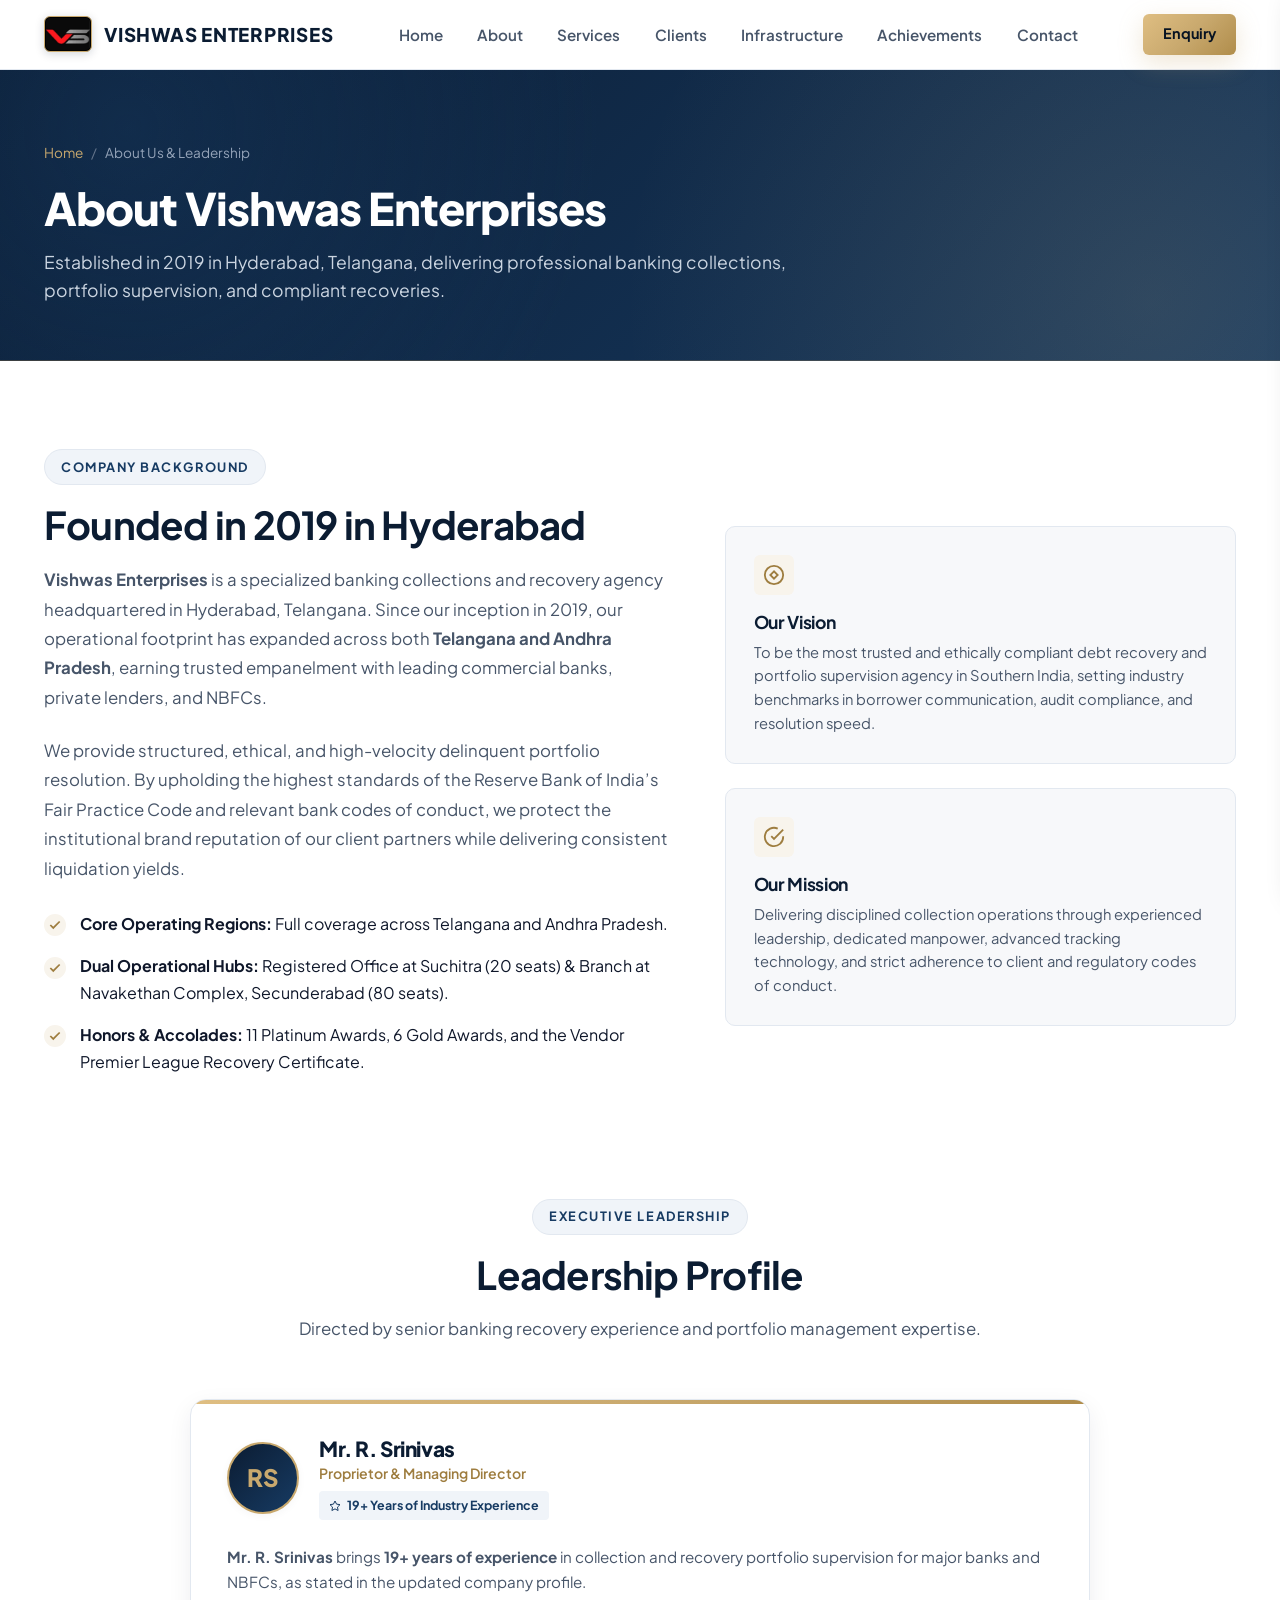
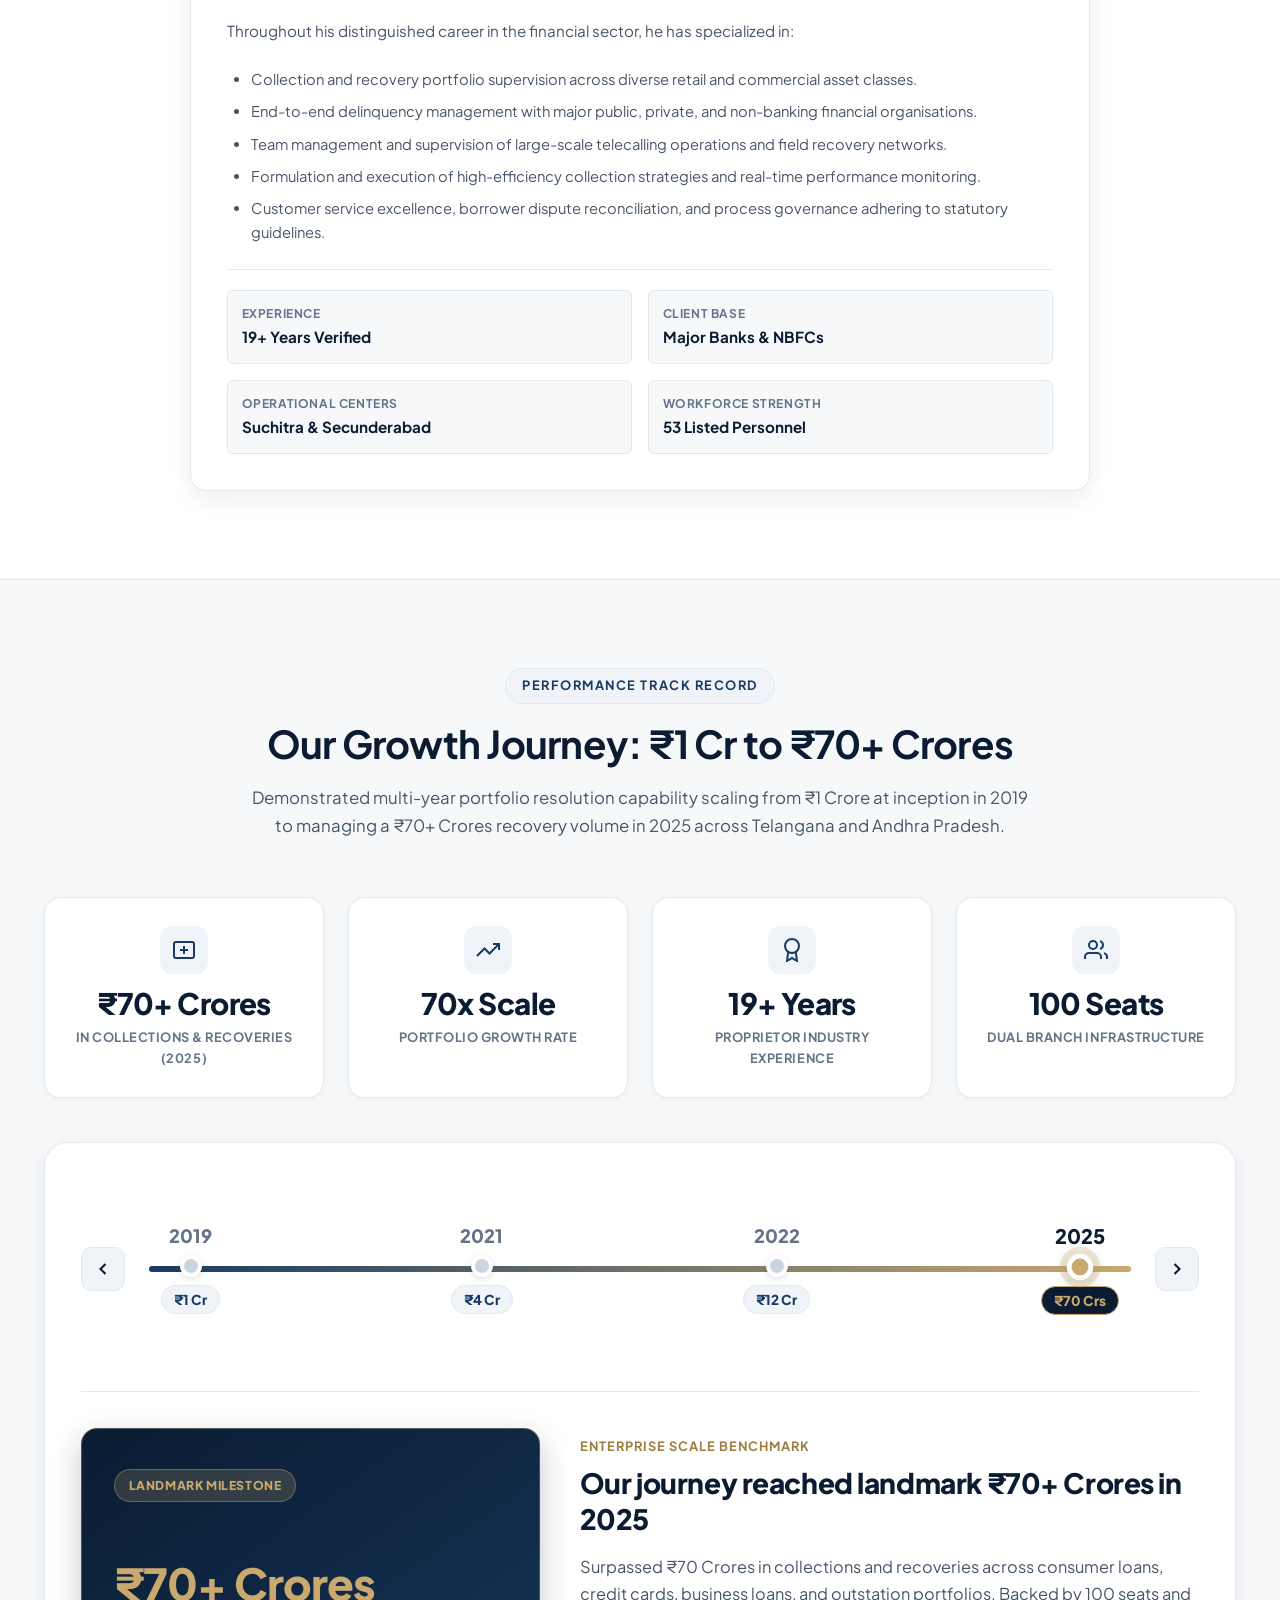
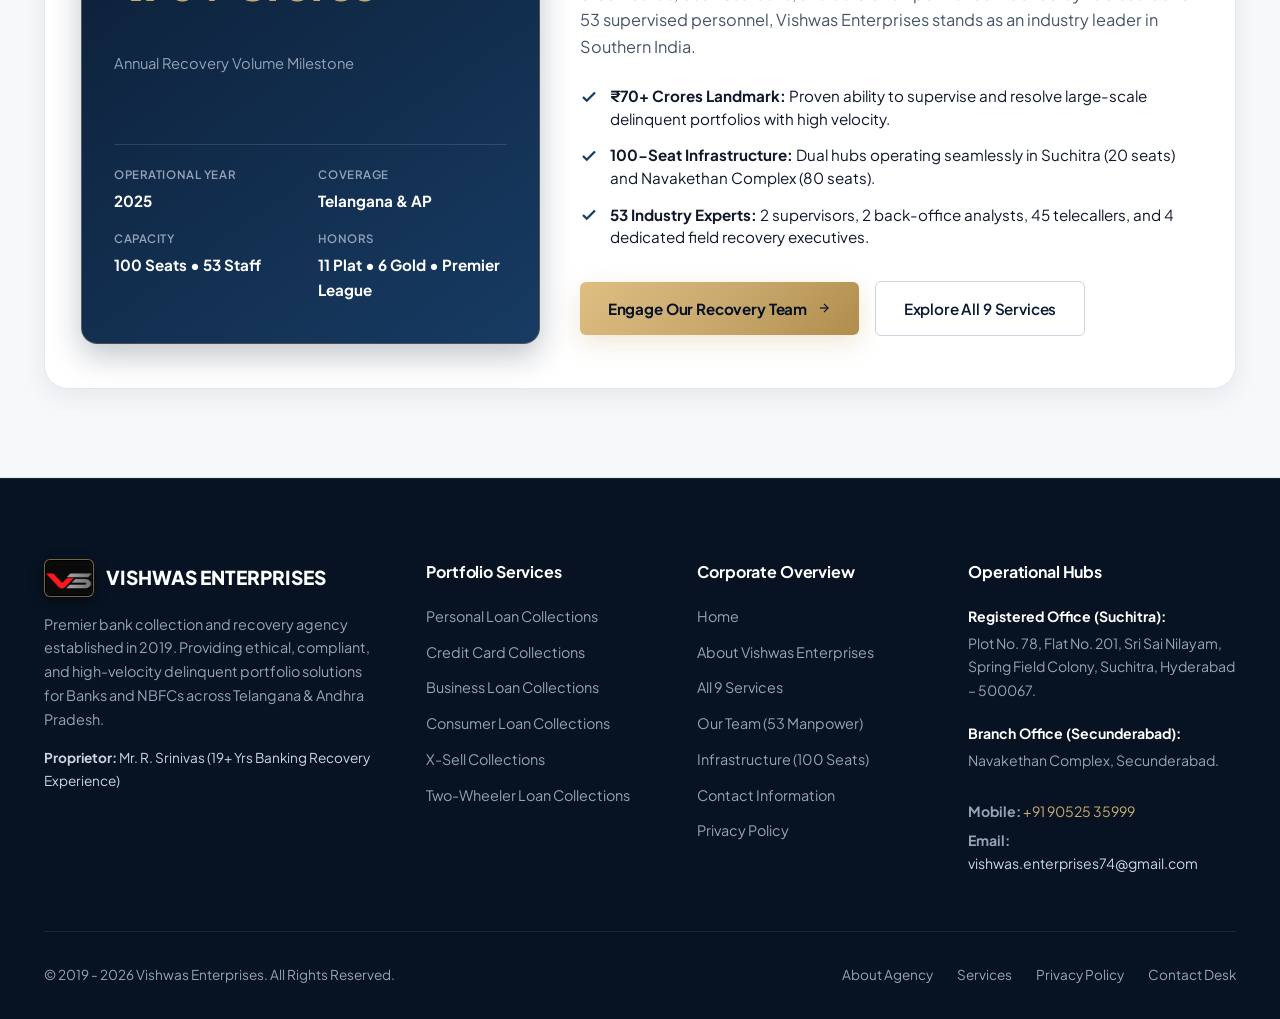
<file: about.html>
<!DOCTYPE html>
<html lang="en">
<head>
  <meta charset="UTF-8">
  <meta name="viewport" content="width=device-width, initial-scale=1.0">
  <title>About Us & Leadership | Vishwas Enterprises | Banking Collections</title>
  <meta name="description" content="Learn about Vishwas Enterprises, founded in 2019 in Hyderabad, and our Proprietor Mr. R. Srinivas with 19+ years of portfolio supervision experience for major banks and NBFCs across Telangana & Andhra Pradesh.">
  <meta name="keywords" content="About Vishwas Enterprises, Vishwas Enterprises Hyderabad, Mr R Srinivas Recovery, Bank Recovery Agency Secunderabad">

  <!-- Favicon -->
  <link rel="icon" type="image/jpeg" href="assets/logo.jpg">
  <link rel="apple-touch-icon" href="assets/logo.jpg">

  <!-- Fonts & Styles -->
  <link rel="preconnect" href="https://fonts.googleapis.com">
  <link rel="preconnect" href="https://fonts.gstatic.com" crossorigin>
  <link href="https://fonts.googleapis.com/css2?family=Plus+Jakarta+Sans:wght@300;400;500;600;700;800;900&display=swap" rel="stylesheet">
  <link rel="stylesheet" href="css/style.css">
  <link rel="stylesheet" href="css/responsive.css">
</head>
<body>

  <!-- Header: Simple & Single-Line -->
  <header class="main-header">
    <div class="container">
      <nav class="navbar">
        <a href="index.html" class="brand-logo" aria-label="Vishwas Enterprises Home">
          <div class="brand-logo-badge">
            <img src="assets/logo.jpg" alt="Vishwas Enterprises Logo" class="brand-logo-img">
          </div>
          <span class="brand-name">VISHWAS ENTERPRISES</span>
        </a>

        <ul class="nav-links">
          <li><a href="index.html" class="nav-link">Home</a></li>
          <li><a href="about.html" class="nav-link active">About</a></li>
          <li><a href="services.html" class="nav-link">Services</a></li>
          <li><a href="index.html#clients" class="nav-link">Clients</a></li>
          <li><a href="index.html#infrastructure" class="nav-link">Infrastructure</a></li>
          <li><a href="index.html#awards" class="nav-link">Achievements</a></li>
          <li><a href="contact.html" class="nav-link">Contact</a></li>
        </ul>

        <div class="nav-cta">
          <a href="contact.html#contact" class="btn btn-primary btn-sm">Enquiry</a>
        </div>

        <button class="mobile-toggle" aria-label="Open Navigation Menu">
          <svg width="26" height="26" viewBox="0 0 24 24" fill="none" stroke="currentColor" stroke-width="2"><line x1="3" y1="12" x2="21" y2="12"></line><line x1="3" y1="6" x2="21" y2="6"></line><line x1="3" y1="18" x2="21" y2="18"></line></svg>
        </button>
      </nav>
    </div>
  </header>

  <!-- Mobile Drawer -->
  <div class="mobile-nav-overlay"></div>
  <aside class="mobile-nav-drawer">
    <div class="mobile-drawer-header">
      <div class="brand-logo">
        <div class="brand-logo-badge">
          <img src="assets/logo.jpg" alt="Vishwas Enterprises Logo" class="brand-logo-img">
        </div>
        <div class="brand-text">
          <span class="brand-name" style="font-size: 1.05rem;">VISHWAS</span>
          <span class="brand-tagline">Enterprises</span>
        </div>
      </div>
      <button class="close-drawer">&times;</button>
    </div>
    <ul class="mobile-nav-links">
      <li><a href="index.html" class="nav-link">Home</a></li>
      <li><a href="about.html" class="nav-link">About Us & Leadership</a></li>
      <li><a href="services.html" class="nav-link">All 9 Services</a></li>
      <li><a href="index.html#clients" class="nav-link">Our Clients & Partners</a></li>
      <li><a href="index.html#team" class="nav-link">Our Team (53 Manpower)</a></li>
      <li><a href="index.html#infrastructure" class="nav-link">Infrastructure</a></li>
      <li><a href="index.html#awards" class="nav-link">Achievements</a></li>
      <li><a href="contact.html" class="nav-link">Contact Information</a></li>
    </ul>
  </aside>

  <!-- Page Hero -->
  <section class="page-hero">
    <div class="container">
      <div class="page-hero-content">
        <div class="breadcrumb-nav">
          <a href="index.html">Home</a>
          <span class="breadcrumb-separator">/</span>
          <span>About Us & Leadership</span>
        </div>
        <h1 class="page-hero-title">About Vishwas Enterprises</h1>
        <p class="page-hero-desc">
          Established in 2019 in Hyderabad, Telangana, delivering professional banking collections, portfolio supervision, and compliant recoveries.
        </p>
      </div>
    </div>
  </section>

  <!-- Main About Content -->
  <section class="section">
    <div class="container">
      <div class="about-grid" style="margin-bottom: 4rem;">
        <div>
          <span class="section-tag">Company Background</span>
          <h2 class="section-title">Founded in 2019 in Hyderabad</h2>
          <p class="about-intro-text">
            <strong>Vishwas Enterprises</strong> is a specialized banking collections and recovery agency headquartered in Hyderabad, Telangana. Since our inception in 2019, our operational footprint has expanded across both <strong>Telangana and Andhra Pradesh</strong>, earning trusted empanelment with leading commercial banks, private lenders, and NBFCs.
          </p>
          <p class="about-intro-text">
            We provide structured, ethical, and high-velocity delinquent portfolio resolution. By upholding the highest standards of the Reserve Bank of India’s Fair Practice Code and relevant bank codes of conduct, we protect the institutional brand reputation of our client partners while delivering consistent liquidation yields.
          </p>

          <div class="about-features-list">
            <div class="about-feature-item">
              <span class="about-check"><svg viewBox="0 0 24 24" fill="none" stroke="currentColor" stroke-width="3"><polyline points="20 6 9 17 4 12"></polyline></svg></span>
              <div><strong>Core Operating Regions:</strong> Full coverage across Telangana and Andhra Pradesh.</div>
            </div>
            <div class="about-feature-item">
              <span class="about-check"><svg viewBox="0 0 24 24" fill="none" stroke="currentColor" stroke-width="3"><polyline points="20 6 9 17 4 12"></polyline></svg></span>
              <div><strong>Dual Operational Hubs:</strong> Registered Office at Suchitra (20 seats) & Branch at Navakethan Complex, Secunderabad (80 seats).</div>
            </div>
            <div class="about-feature-item">
              <span class="about-check"><svg viewBox="0 0 24 24" fill="none" stroke="currentColor" stroke-width="3"><polyline points="20 6 9 17 4 12"></polyline></svg></span>
              <div><strong>Honors & Accolades:</strong> 11 Platinum Awards, 6 Gold Awards, and the Vendor Premier League Recovery Certificate.</div>
            </div>
          </div>
        </div>

        <!-- Vision & Mission -->
        <div>
          <div class="vision-mission-grid" style="margin-top: 0; display: flex; flex-direction: column; gap: 1.5rem;">
            <div class="vm-card">
              <div class="vm-icon">
                <svg width="22" height="22" viewBox="0 0 24 24" fill="none" stroke="currentColor" stroke-width="2"><circle cx="12" cy="12" r="10"></circle><polygon points="12 8 8 12 12 16 16 12 12 8"></polygon></svg>
              </div>
              <h3 class="vm-title">Our Vision</h3>
              <p class="vm-text">
                To be the most trusted and ethically compliant debt recovery and portfolio supervision agency in Southern India, setting industry benchmarks in borrower communication, audit compliance, and resolution speed.
              </p>
            </div>

            <div class="vm-card">
              <div class="vm-icon">
                <svg width="22" height="22" viewBox="0 0 24 24" fill="none" stroke="currentColor" stroke-width="2"><path d="M22 11.08V12a10 10 0 1 1-5.93-9.14"></path><polyline points="22 4 12 14.01 9 11.01"></polyline></svg>
              </div>
              <h3 class="vm-title">Our Mission</h3>
              <p class="vm-text">
                Delivering disciplined collection operations through experienced leadership, dedicated manpower, advanced tracking technology, and strict adherence to client and regulatory codes of conduct.
              </p>
            </div>
          </div>
        </div>
      </div>

      <!-- Leadership Profile Section -->
      <div id="leadership" style="padding-top: 2rem;">
        <div class="section-header">
          <span class="section-tag">Executive Leadership</span>
          <h2 class="section-title">Leadership Profile</h2>
          <p class="section-desc">Directed by senior banking recovery experience and portfolio management expertise.</p>
        </div>

        <div class="proprietor-card" style="max-width: 900px; margin: 0 auto;">
          <div class="proprietor-header">
            <div class="proprietor-avatar">RS</div>
            <div>
              <h3 class="proprietor-name">Mr. R. Srinivas</h3>
              <div class="proprietor-designation">Proprietor & Managing Director</div>
              <div class="proprietor-exp-badge">
                <svg width="12" height="12" viewBox="0 0 24 24" fill="none" stroke="currentColor" stroke-width="2"><polygon points="12 2 15.09 8.26 22 9.27 17 14.14 18.18 21.02 12 17.77 5.82 21.02 7 14.14 2 9.27 8.91 8.26 12 2"></polygon></svg>
                19+ Years of Industry Experience
              </div>
            </div>
          </div>

          <p class="proprietor-bio">
            <strong>Mr. R. Srinivas</strong> brings <strong>19+ years of experience</strong> in collection and recovery portfolio supervision for major banks and NBFCs, as stated in the updated company profile.
          </p>
          <p class="proprietor-bio">
            Throughout his distinguished career in the financial sector, he has specialized in:
          </p>
          <ul class="policy-list" style="margin-bottom: 1.5rem;">
            <li>Collection and recovery portfolio supervision across diverse retail and commercial asset classes.</li>
            <li>End-to-end delinquency management with major public, private, and non-banking financial organisations.</li>
            <li>Team management and supervision of large-scale telecalling operations and field recovery networks.</li>
            <li>Formulation and execution of high-efficiency collection strategies and real-time performance monitoring.</li>
            <li>Customer service excellence, borrower dispute reconciliation, and process governance adhering to statutory guidelines.</li>
          </ul>

          <div class="proprietor-creds">
            <div class="cred-box">
              <div class="cred-title">Experience</div>
              <div class="cred-val">19+ Years Verified</div>
            </div>
            <div class="cred-box">
              <div class="cred-title">Client Base</div>
              <div class="cred-val">Major Banks & NBFCs</div>
            </div>
            <div class="cred-box">
              <div class="cred-title">Operational Centers</div>
              <div class="cred-val">Suchitra & Secunderabad</div>
            </div>
            <div class="cred-box">
              <div class="cred-title">Workforce Strength</div>
              <div class="cred-val">53 Listed Personnel</div>
            </div>
          </div>
        </div>
      </div>
    </div>
  </section>

  <!-- ========================================================================
       RECOVERY GROWTH JOURNEY (2019 - 2025 TRACK RECORD)
       ======================================================================== -->
  <section id="journey" class="section journey-section">
    <div class="container">
      <div class="section-header">
        <span class="section-tag">Performance Track Record</span>
        <h2 class="section-title">Our Growth Journey: ₹1 Cr to ₹70+ Crores</h2>
        <p class="section-desc">
          Demonstrated multi-year portfolio resolution capability scaling from ₹1 Crore at inception in 2019 to managing a ₹70+ Crores recovery volume in 2025 across Telangana and Andhra Pradesh.
        </p>
      </div>

      <!-- Top Stats Bar -->
      <div class="journey-stats-grid">
        <div class="journey-stat-card">
          <div class="journey-stat-icon">
            <svg width="24" height="24" viewBox="0 0 24 24" fill="none" stroke="currentColor" stroke-width="2"><rect x="2" y="4" width="20" height="16" rx="2"/><line x1="12" y1="8" x2="12" y2="16"/><line x1="8" y1="12" x2="16" y2="12"/></svg>
          </div>
          <div class="journey-stat-val">₹70+ Crores</div>
          <div class="journey-stat-lbl">In Collections & Recoveries (2025)</div>
        </div>

        <div class="journey-stat-card">
          <div class="journey-stat-icon">
            <svg width="24" height="24" viewBox="0 0 24 24" fill="none" stroke="currentColor" stroke-width="2"><polyline points="23 6 13.5 15.5 8.5 10.5 1 18"/><polyline points="17 6 23 6 23 12"/></svg>
          </div>
          <div class="journey-stat-val">70x Scale</div>
          <div class="journey-stat-lbl">Portfolio Growth Rate</div>
        </div>

        <div class="journey-stat-card">
          <div class="journey-stat-icon">
            <svg width="24" height="24" viewBox="0 0 24 24" fill="none" stroke="currentColor" stroke-width="2"><circle cx="12" cy="8" r="7"/><polyline points="8.21 13.89 7 23 12 20 17 23 15.79 13.88"/></svg>
          </div>
          <div class="journey-stat-val">19+ Years</div>
          <div class="journey-stat-lbl">Proprietor Industry Experience</div>
        </div>

        <div class="journey-stat-card">
          <div class="journey-stat-icon">
            <svg width="24" height="24" viewBox="0 0 24 24" fill="none" stroke="currentColor" stroke-width="2"><path d="M17 21v-2a4 4 0 0 0-4-4H5a4 4 0 0 0-4 4v2"/><circle cx="9" cy="7" r="4"/><path d="M23 21v-2a4 4 0 0 0-3-3.87"/><path d="M16 3.13a4 4 0 0 1 0 7.75"/></svg>
          </div>
          <div class="journey-stat-val">100 Seats</div>
          <div class="journey-stat-lbl">Dual Branch Infrastructure</div>
        </div>
      </div>

      <!-- Interactive Timeline Component -->
      <div class="journey-timeline-box">
        <div class="journey-timeline-nav">
          <button class="timeline-arrow prev" id="timelinePrev" aria-label="Previous Milestone">
            <svg width="20" height="20" viewBox="0 0 24 24" fill="none" stroke="currentColor" stroke-width="2.5"><polyline points="15 18 9 12 15 6"/></svg>
          </button>

          <div class="journey-track-wrapper">
            <div class="journey-track-line">
              <div class="journey-track-progress" id="timelineProgress" style="width: 100%;"></div>
            </div>

            <div class="journey-nodes">
              <!-- 2019 Milestone -->
              <button class="journey-node" data-index="0" data-year="2019" aria-label="Milestone 2019: 1 Crore">
                <span class="node-year">2019</span>
                <span class="node-circle"></span>
                <span class="node-amount">₹1 Cr</span>
              </button>

              <!-- 2021 Milestone -->
              <button class="journey-node" data-index="1" data-year="2021" aria-label="Milestone 2021: 4 Crores">
                <span class="node-year">2021</span>
                <span class="node-circle"></span>
                <span class="node-amount">₹4 Cr</span>
              </button>

              <!-- 2022 Milestone -->
              <button class="journey-node" data-index="2" data-year="2022" aria-label="Milestone 2022: 12 Crores">
                <span class="node-year">2022</span>
                <span class="node-circle"></span>
                <span class="node-amount">₹12 Cr</span>
              </button>

              <!-- 2025 Milestone (Active) -->
              <button class="journey-node active" data-index="3" data-year="2025" aria-label="Milestone 2025: 70 Crores">
                <span class="node-year">2025</span>
                <span class="node-circle"></span>
                <span class="node-amount">₹70 Crs</span>
              </button>
            </div>
          </div>

          <button class="timeline-arrow next" id="timelineNext" aria-label="Next Milestone">
            <svg width="20" height="20" viewBox="0 0 24 24" fill="none" stroke="currentColor" stroke-width="2.5"><polyline points="9 18 15 12 9 6"/></svg>
          </button>
        </div>

        <!-- Detail Display Card (Split Row) -->
        <div class="journey-card-split" id="journeyDisplay">
          <!-- Left Visual Block -->
          <div class="journey-visual-panel">
            <div class="journey-badge-tag" id="journeyBadge">Landmark Milestone</div>
            <div class="journey-amount-hero" id="journeyAmountHero">₹70+ Crores</div>
            <div class="journey-amount-sub">Annual Recovery Volume Milestone</div>

            <div class="journey-meta-grid">
              <div class="journey-meta-item">
                <span class="journey-meta-label">Operational Year</span>
                <span class="journey-meta-val" id="journeyYearMeta">2025</span>
              </div>
              <div class="journey-meta-item">
                <span class="journey-meta-label">Coverage</span>
                <span class="journey-meta-val">Telangana & AP</span>
              </div>
              <div class="journey-meta-item">
                <span class="journey-meta-label">Capacity</span>
                <span class="journey-meta-val" id="journeyScaleMeta">100 Seats &bull; 53 Staff</span>
              </div>
              <div class="journey-meta-item">
                <span class="journey-meta-label">Honors</span>
                <span class="journey-meta-val" id="journeyAwardMeta">11 Plat &bull; 6 Gold</span>
              </div>
            </div>
          </div>

          <!-- Right Content Block -->
          <div class="journey-content-panel">
            <div class="journey-milestone-tag" id="journeyTag">Enterprise Scale Benchmark</div>
            <h3 class="journey-milestone-title" id="journeyTitle">Our journey reached landmark ₹70+ Crores in 2025</h3>
            <p class="journey-milestone-desc" id="journeyDesc">
              Surpassed ₹70 Crores in collections and recoveries across consumer loans, credit cards, business loans, and outstation portfolios. Backed by 100 seats and 53 supervised personnel, Vishwas Enterprises stands as an industry leader in Southern India.
            </p>

            <ul class="journey-highlights-list" id="journeyHighlights">
              <li>
                <svg width="18" height="18" viewBox="0 0 24 24" fill="none" stroke="currentColor" stroke-width="3"><polyline points="20 6 9 17 4 12"/></svg>
                <span><strong>₹70+ Crores Landmark:</strong> Proven ability to supervise and resolve large-scale delinquent portfolios with high velocity.</span>
              </li>
              <li>
                <svg width="18" height="18" viewBox="0 0 24 24" fill="none" stroke="currentColor" stroke-width="3"><polyline points="20 6 9 17 4 12"/></svg>
                <span><strong>100-Seat Infrastructure:</strong> Dual hubs operating seamlessly in Suchitra (20 seats) and Navakethan Complex (80 seats).</span>
              </li>
              <li>
                <svg width="18" height="18" viewBox="0 0 24 24" fill="none" stroke="currentColor" stroke-width="3"><polyline points="20 6 9 17 4 12"/></svg>
                <span><strong>53 Industry Experts:</strong> 2 supervisors, 2 back-office analysts, 45 telecallers, and 4 dedicated field recovery executives.</span>
              </li>
            </ul>

            <div class="journey-actions">
              <a href="contact.html#contact" class="btn btn-primary">
                <span>Engage Our Recovery Team</span>
                <svg width="14" height="14" viewBox="0 0 24 24" fill="none" stroke="currentColor" stroke-width="2"><line x1="5" y1="12" x2="19" y2="12"/><polyline points="12 5 19 12 12 19"/></svg>
              </a>
              <a href="services.html" class="btn btn-outline-navy">
                <span>Explore All 9 Services</span>
              </a>
            </div>
          </div>
        </div>
      </div>
    </div>
  </section>

  <!-- Footer -->
  <footer class="main-footer">
    <div class="container">
      <div class="footer-top-grid">
        <div class="footer-brand-summary">
          <div class="footer-logo">
            <div class="brand-logo-badge footer-badge" style="width: 50px; height: 38px;">
              <img src="assets/logo.jpg" alt="Vishwas Enterprises Official Logo" class="brand-logo-img">
            </div>
            <span>VISHWAS ENTERPRISES</span>
          </div>
          <p class="footer-text">
            Premier bank collection and recovery agency established in 2019. Providing ethical, compliant, and high-velocity delinquent portfolio solutions for Banks and NBFCs across Telangana & Andhra Pradesh.
          </p>
          <div style="font-size: 0.85rem; color: #CBD5E1;">
            <strong>Proprietor:</strong> Mr. R. Srinivas (19+ Yrs Banking Recovery Experience)
          </div>
        </div>

        <div>
          <div class="footer-col-title">Portfolio Services</div>
          <ul class="footer-nav-list">
            <li><a href="services.html#personal-loans">Personal Loan Collections</a></li>
            <li><a href="services.html#credit-cards">Credit Card Collections</a></li>
            <li><a href="services.html#business-loans">Business Loan Collections</a></li>
            <li><a href="services.html#consumer-loans">Consumer Loan Collections</a></li>
            <li><a href="services.html#x-sell">X-Sell Collections</a></li>
            <li><a href="services.html#two-wheeler">Two-Wheeler Loan Collections</a></li>
          </ul>
        </div>

        <div>
          <div class="footer-col-title">Corporate Overview</div>
          <ul class="footer-nav-list">
            <li><a href="index.html">Home</a></li>
            <li><a href="about.html">About Vishwas Enterprises</a></li>
            <li><a href="services.html">All 9 Services</a></li>
            <li><a href="index.html#team">Our Team (53 Manpower)</a></li>
            <li><a href="index.html#infrastructure">Infrastructure (100 Seats)</a></li>
            <li><a href="contact.html">Contact Information</a></li>
            <li><a href="privacy-policy.html">Privacy Policy</a></li>
          </ul>
        </div>

        <div>
          <div class="footer-col-title">Operational Hubs</div>
          <div class="footer-branches">
            <div class="footer-branch-item">
              <strong>Registered Office (Suchitra):</strong>
              Plot No. 78, Flat No. 201, Sri Sai Nilayam, Spring Field Colony, Suchitra, Hyderabad – 500067.
            </div>
            <div class="footer-branch-item">
              <strong>Branch Office (Secunderabad):</strong>
              Navakethan Complex, Secunderabad.
            </div>
            <div style="margin-top: 0.5rem; display: flex; flex-direction: column; gap: 0.35rem;">
              <span><strong>Mobile:</strong> <a href="tel:+919052535999" style="color: var(--accent-gold);">+91 90525 35999</a></span>
              <span><strong>Email:</strong> <a href="mailto:vishwas.enterprises74@gmail.com" style="color: #CBD5E1;">vishwas.enterprises74@gmail.com</a></span>
            </div>
          </div>
        </div>
      </div>

      <div class="footer-bottom">
        <div>&copy; 2019 - 2026 Vishwas Enterprises. All Rights Reserved.</div>
        <div class="footer-bottom-links">
          <a href="about.html">About Agency</a>
          <a href="services.html">Services</a>
          <a href="privacy-policy.html">Privacy Policy</a>
          <a href="contact.html">Contact Desk</a>
        </div>
      </div>
    </div>
  </footer>

  <script src="js/script.js"></script>
</body>
</html>
</file>
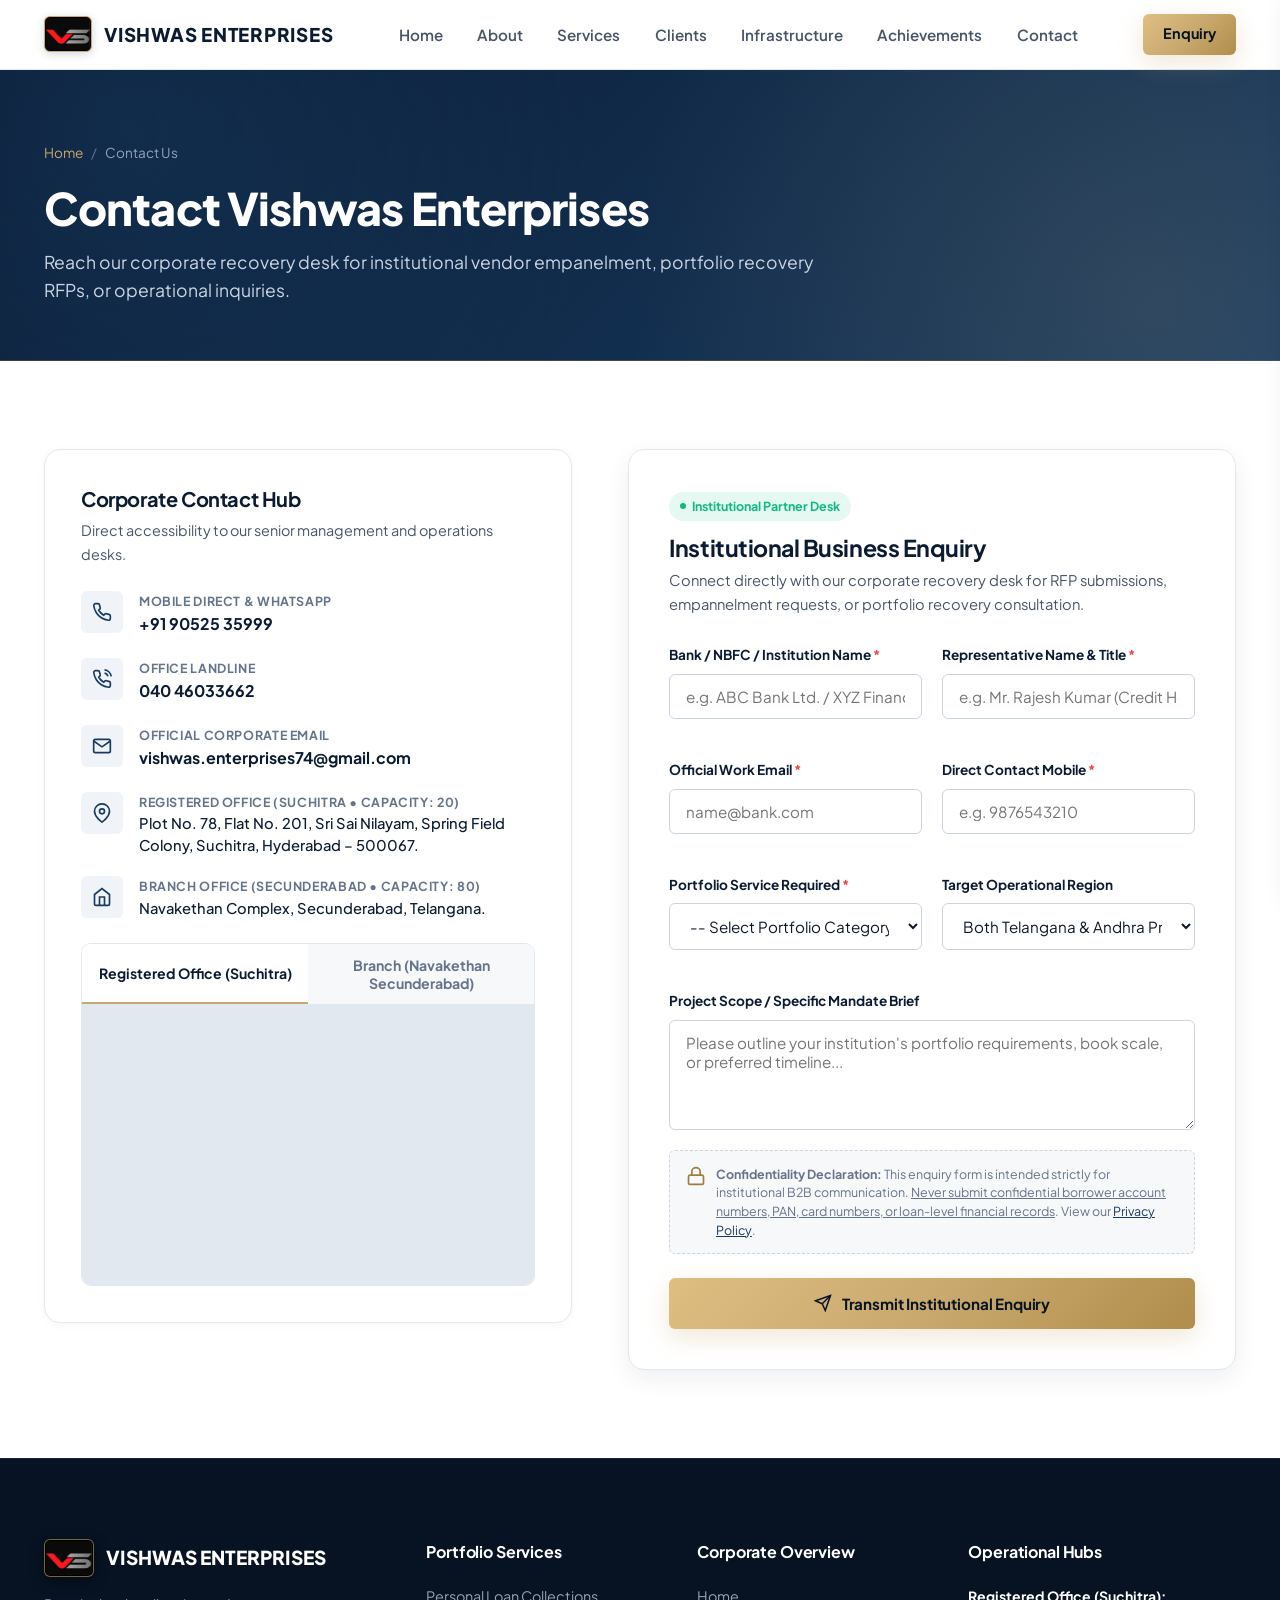
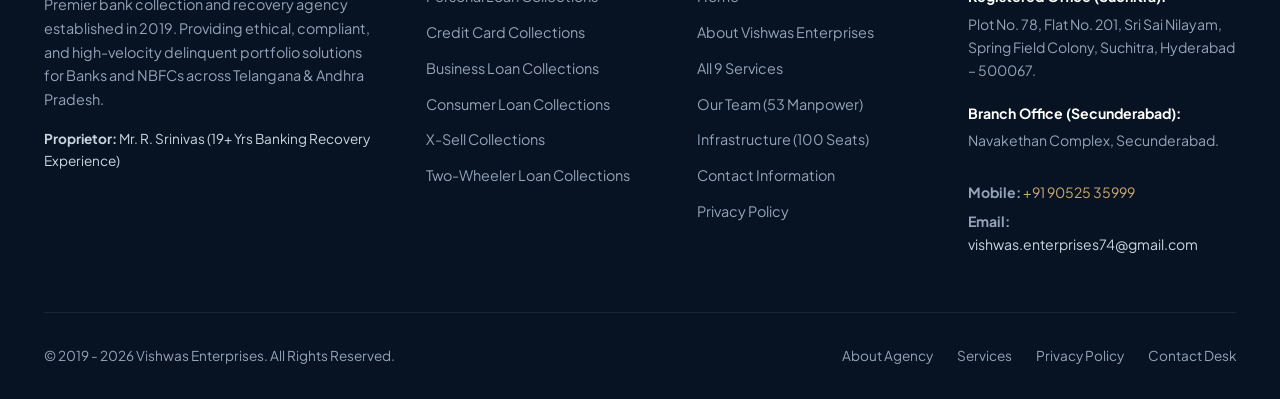
<file: contact.html>
<!DOCTYPE html>
<html lang="en">
<head>
  <meta charset="UTF-8">
  <meta name="viewport" content="width=device-width, initial-scale=1.0">
  <title>Contact Us & Branch Locations | Vishwas Enterprises | Hyderabad & Secunderabad</title>
  <meta name="description" content="Connect with Vishwas Enterprises. Registered Office in Suchitra, Hyderabad (Capacity: 20) and Branch Office at Navakethan Complex, Secunderabad (Capacity: 80). Direct: +91 90525 35999, Landline: 040 46033662.">
  <meta name="keywords" content="Vishwas Enterprises Contact, Bank Recovery Agency Suchitra Hyderabad, Navakethan Complex Secunderabad, Banking Collection Telangana">

  <!-- Favicon -->
  <link rel="icon" type="image/jpeg" href="assets/logo.jpg">
  <link rel="apple-touch-icon" href="assets/logo.jpg">

  <!-- Fonts & Styles -->
  <link rel="preconnect" href="https://fonts.googleapis.com">
  <link rel="preconnect" href="https://fonts.gstatic.com" crossorigin>
  <link href="https://fonts.googleapis.com/css2?family=Plus+Jakarta+Sans:wght@300;400;500;600;700;800;900&display=swap" rel="stylesheet">
  <link rel="stylesheet" href="css/style.css">
  <link rel="stylesheet" href="css/responsive.css">
</head>
<body>

  <!-- Header: Simple & Single-Line -->
  <header class="main-header">
    <div class="container">
      <nav class="navbar">
        <a href="index.html" class="brand-logo" aria-label="Vishwas Enterprises Home">
          <div class="brand-logo-badge">
            <img src="assets/logo.jpg" alt="Vishwas Enterprises Logo" class="brand-logo-img">
          </div>
          <span class="brand-name">VISHWAS ENTERPRISES</span>
        </a>

        <ul class="nav-links">
          <li><a href="index.html" class="nav-link">Home</a></li>
          <li><a href="about.html" class="nav-link">About</a></li>
          <li><a href="services.html" class="nav-link">Services</a></li>
          <li><a href="index.html#clients" class="nav-link">Clients</a></li>
          <li><a href="index.html#infrastructure" class="nav-link">Infrastructure</a></li>
          <li><a href="index.html#awards" class="nav-link">Achievements</a></li>
          <li><a href="contact.html" class="nav-link active">Contact</a></li>
        </ul>

        <div class="nav-cta">
          <a href="#contact" class="btn btn-primary btn-sm">Enquiry</a>
        </div>

        <button class="mobile-toggle" aria-label="Open Navigation Menu">
          <svg width="26" height="26" viewBox="0 0 24 24" fill="none" stroke="currentColor" stroke-width="2"><line x1="3" y1="12" x2="21" y2="12"></line><line x1="3" y1="6" x2="21" y2="6"></line><line x1="3" y1="18" x2="21" y2="18"></line></svg>
        </button>
      </nav>
    </div>
  </header>

  <!-- Mobile Drawer -->
  <div class="mobile-nav-overlay"></div>
  <aside class="mobile-nav-drawer">
    <div class="mobile-drawer-header">
      <div class="brand-logo">
        <div class="brand-logo-badge">
          <img src="assets/logo.jpg" alt="Vishwas Enterprises Logo" class="brand-logo-img">
        </div>
        <div class="brand-text">
          <span class="brand-name" style="font-size: 1.05rem;">VISHWAS</span>
          <span class="brand-tagline">Enterprises</span>
        </div>
      </div>
      <button class="close-drawer">&times;</button>
    </div>
    <ul class="mobile-nav-links">
      <li><a href="index.html" class="nav-link">Home</a></li>
      <li><a href="about.html" class="nav-link">About Us</a></li>
      <li><a href="services.html" class="nav-link">All 9 Services</a></li>
      <li><a href="index.html#clients" class="nav-link">Our Clients & Partners</a></li>
      <li><a href="index.html#team" class="nav-link">Our Team</a></li>
      <li><a href="index.html#infrastructure" class="nav-link">Infrastructure</a></li>
      <li><a href="contact.html" class="nav-link">Contact Information</a></li>
    </ul>
  </aside>

  <!-- Page Hero -->
  <section class="page-hero">
    <div class="container">
      <div class="page-hero-content">
        <div class="breadcrumb-nav">
          <a href="index.html">Home</a>
          <span class="breadcrumb-separator">/</span>
          <span>Contact Us</span>
        </div>
        <h1 class="page-hero-title">Contact Vishwas Enterprises</h1>
        <p class="page-hero-desc">
          Reach our corporate recovery desk for institutional vendor empanelment, portfolio recovery RFPs, or operational inquiries.
        </p>
      </div>
    </div>
  </section>

  <!-- Contact Us Main Section -->
  <section id="contact" class="section">
    <div class="container">
      <div class="contact-grid">
        <!-- Left: Verified Contact Information & Interactive Map -->
        <div class="contact-info-panel">
          <div class="contact-card-box">
            <h3 style="font-size: 1.25rem; margin-bottom: 0.5rem; color: var(--primary-navy);">Corporate Contact Hub</h3>
            <p style="font-size: 0.9rem; color: var(--text-secondary);">Direct accessibility to our senior management and operations desks.</p>

            <div class="contact-channels">
              <!-- Mobile Phone -->
              <div class="contact-channel-item">
                <div class="channel-icon">
                  <svg width="20" height="20" viewBox="0 0 24 24" fill="none" stroke="currentColor" stroke-width="2"><path d="M22 16.92v3a2 2 0 0 1-2.18 2 19.79 19.79 0 0 1-8.63-3.07 19.5 19.5 0 0 1-6-6 19.79 19.79 0 0 1-3.07-8.67A2 2 0 0 1 4.11 2h3a2 2 0 0 1 2 1.72 12.84 12.84 0 0 0 .7 2.81 2 2 0 0 1-.45 2.11L8.09 9.91a16 16 0 0 0 6 6l1.27-1.27a2 2 0 0 1 2.11-.45 12.84 12.84 0 0 0 2.81.7A2 2 0 0 1 22 16.92z"></path></svg>
                </div>
                <div class="channel-content">
                  <span class="channel-label">Mobile Direct & WhatsApp</span>
                  <span class="channel-value"><a href="tel:+919052535999">+91 90525 35999</a></span>
                </div>
              </div>

              <!-- Landline -->
              <div class="contact-channel-item">
                <div class="channel-icon">
                  <svg width="20" height="20" viewBox="0 0 24 24" fill="none" stroke="currentColor" stroke-width="2"><path d="M15.05 5A5 5 0 0 1 19 8.95M15.05 1A9 9 0 0 1 23 8.94m-1 7.98v3a2 2 0 0 1-2.18 2 19.79 19.79 0 0 1-8.63-3.07 19.5 19.5 0 0 1-6-6 19.79 19.79 0 0 1-3.07-8.67A2 2 0 0 1 4.11 2h3a2 2 0 0 1 2 1.72 12.84 12.84 0 0 0 .7 2.81 2 2 0 0 1-.45 2.11L8.09 9.91a16 16 0 0 0 6 6l1.27-1.27a2 2 0 0 1 2.11-.45 12.84 12.84 0 0 0 2.81.7A2 2 0 0 1 22 16.92z"></path></svg>
                </div>
                <div class="channel-content">
                  <span class="channel-label">Office Landline</span>
                  <span class="channel-value"><a href="tel:04046033662">040 46033662</a></span>
                </div>
              </div>

              <!-- Email -->
              <div class="contact-channel-item">
                <div class="channel-icon">
                  <svg width="20" height="20" viewBox="0 0 24 24" fill="none" stroke="currentColor" stroke-width="2"><path d="M4 4h16c1.1 0 2 .9 2 2v12c0 1.1-.9 2-2 2H4c-1.1 0-2-.9-2-2V6c0-1.1.9-2 2-2z"></path><polyline points="22,6 12,13 2,6"></polyline></svg>
                </div>
                <div class="channel-content">
                  <span class="channel-label">Official Corporate Email</span>
                  <span class="channel-value"><a href="mailto:vishwas.enterprises74@gmail.com">vishwas.enterprises74@gmail.com</a></span>
                </div>
              </div>

              <!-- Registered Office Full Address -->
              <div class="contact-channel-item">
                <div class="channel-icon">
                  <svg width="20" height="20" viewBox="0 0 24 24" fill="none" stroke="currentColor" stroke-width="2"><path d="M21 10c0 7-9 13-9 13s-9-6-9-13a9 9 0 0 1 18 0z"></path><circle cx="12" cy="10" r="3"></circle></svg>
                </div>
                <div class="channel-content">
                  <span class="channel-label">Registered Office (Suchitra &bull; Capacity: 20)</span>
                  <span class="channel-value" style="font-size: 0.92rem; font-weight: 500; line-height: 1.5;">
                    Plot No. 78, Flat No. 201, Sri Sai Nilayam, Spring Field Colony, Suchitra, Hyderabad – 500067.
                  </span>
                </div>
              </div>

              <!-- Branch Office Full Address -->
              <div class="contact-channel-item">
                <div class="channel-icon">
                  <svg width="20" height="20" viewBox="0 0 24 24" fill="none" stroke="currentColor" stroke-width="2"><path d="M3 9l9-7 9 7v11a2 2 0 0 1-2 2H5a2 2 0 0 1-2-2z"></path><polyline points="9 22 9 12 15 12 15 22"></polyline></svg>
                </div>
                <div class="channel-content">
                  <span class="channel-label">Branch Office (Secunderabad &bull; Capacity: 80)</span>
                  <span class="channel-value" style="font-size: 0.92rem; font-weight: 500; line-height: 1.5;">
                    Navakethan Complex, Secunderabad, Telangana.
                  </span>
                </div>
              </div>
            </div>

            <!-- Google Maps Dual Office Module -->
            <div class="map-module">
              <div class="map-tabs">
                <button type="button" class="map-tab-btn active" data-target="mapSuchitra">Registered Office (Suchitra)</button>
                <button type="button" class="map-tab-btn" data-target="mapSecunderabad">Branch (Navakethan Secunderabad)</button>
              </div>

              <div class="map-viewport">
                <div class="map-pane active" id="mapSuchitra">
                  <iframe 
                    title="Vishwas Enterprises Registered Office Map Suchitra Hyderabad"
                    src="https://maps.google.com/maps?q=Spring+Field+Colony,+Suchitra,+Hyderabad,+Telangana+500067&t=&z=15&ie=UTF8&iwloc=&output=embed" 
                    loading="lazy" 
                    referrerpolicy="no-referrer-when-downgrade">
                  </iframe>
                </div>

                <div class="map-pane" id="mapSecunderabad">
                  <iframe 
                    title="Vishwas Enterprises Navakethan Complex Secunderabad Branch Map"
                    src="https://maps.google.com/maps?q=Navakethan+Complex,+Clock+Tower,+Sarojini+Devi+Road,+Secunderabad,+Telangana,+India&t=&z=15&ie=UTF8&iwloc=&output=embed" 
                    loading="lazy" 
                    referrerpolicy="no-referrer-when-downgrade">
                  </iframe>
                </div>
              </div>
            </div>
          </div>
        </div>

        <!-- Right: Institutional B2B Enquiry Form -->
        <div class="enquiry-form-card">
          <div class="form-header-badge">Institutional Partner Desk</div>
          <h3 style="font-size: 1.45rem; margin-bottom: 0.4rem; color: var(--primary-navy);">Institutional Business Enquiry</h3>
          <p class="form-desc">Connect directly with our corporate recovery desk for RFP submissions, empannelment requests, or portfolio recovery consultation.</p>

          <form id="b2bEnquiryForm" novalidate>
            <div class="form-row">
              <div class="form-group">
                <label for="orgName" class="form-label">Bank / NBFC / Institution Name <span class="req">*</span></label>
                <input type="text" id="orgName" class="form-control" placeholder="e.g. ABC Bank Ltd. / XYZ Finance" required>
                <span class="error-msg"></span>
              </div>
              <div class="form-group">
                <label for="contactPerson" class="form-label">Representative Name & Title <span class="req">*</span></label>
                <input type="text" id="contactPerson" class="form-control" placeholder="e.g. Mr. Rajesh Kumar (Credit Head)" required>
                <span class="error-msg"></span>
              </div>
            </div>

            <div class="form-row">
              <div class="form-group">
                <label for="email" class="form-label">Official Work Email <span class="req">*</span></label>
                <input type="email" id="email" class="form-control" placeholder="name@bank.com" required>
                <span class="error-msg"></span>
              </div>
              <div class="form-group">
                <label for="phone" class="form-label">Direct Contact Mobile <span class="req">*</span></label>
                <input type="tel" id="phone" class="form-control" placeholder="e.g. 9876543210" required>
                <span class="error-msg"></span>
              </div>
            </div>

            <div class="form-row">
              <div class="form-group">
                <label for="service" class="form-label">Portfolio Service Required <span class="req">*</span></label>
                <select id="service" class="form-control" required>
                  <option value="">-- Select Portfolio Category --</option>
                  <option value="Personal Loan Collections">Personal Loan Collections</option>
                  <option value="Credit Card Collections">Credit Card Collections</option>
                  <option value="Business Loan Collections">Business Loan Collections</option>
                  <option value="Consumer Loan Collections">Consumer Loan Collections</option>
                  <option value="X-Sell Collections">X-Sell Collections</option>
                  <option value="Two-Wheeler Loan Collections">Two-Wheeler Loan Collections</option>
                  <option value="Skip Tracing">Skip Tracing Services</option>
                  <option value="Outstation Field Visits">Outstation Field Visits</option>
                  <option value="Portfolio Monitoring and Supervision">Portfolio Monitoring & Supervision</option>
                </select>
                <span class="error-msg"></span>
              </div>

              <div class="form-group">
                <label for="region" class="form-label">Target Operational Region</label>
                <select id="region" class="form-control">
                  <option value="Telangana & Andhra Pradesh">Both Telangana & Andhra Pradesh</option>
                  <option value="Telangana (Hyderabad & Districts)">Telangana State (Hyderabad & Districts)</option>
                  <option value="Andhra Pradesh (All Regions)">Andhra Pradesh State</option>
                </select>
              </div>
            </div>

            <div class="form-group">
              <label for="message" class="form-label">Project Scope / Specific Mandate Brief</label>
              <textarea id="message" class="form-control" placeholder="Please outline your institution's portfolio requirements, book scale, or preferred timeline..."></textarea>
              <span class="error-msg"></span>
            </div>

            <!-- Strict Compliance Notice -->
            <div class="form-disclaimer">
              <svg width="20" height="20" viewBox="0 0 24 24" fill="none" stroke="currentColor" stroke-width="2"><rect x="3" y="11" width="18" height="11" rx="2" ry="2"></rect><path d="M7 11V7a5 5 0 0 1 10 0v4"></path></svg>
              <div>
                <strong>Confidentiality Declaration:</strong> This enquiry form is intended strictly for institutional B2B communication. <u>Never submit confidential borrower account numbers, PAN, card numbers, or loan-level financial records</u>. View our <a href="privacy-policy.html" style="color: var(--secondary-royal); text-decoration: underline;">Privacy Policy</a>.
              </div>
            </div>

            <button type="submit" class="btn btn-primary" style="width: 100%; padding-block: 1rem;">
              <svg width="18" height="18" viewBox="0 0 24 24" fill="none" stroke="currentColor" stroke-width="2"><line x1="22" y1="2" x2="11" y2="13"></line><polygon points="22 2 15 22 11 13 2 9 22 2"></polygon></svg>
              <span>Transmit Institutional Enquiry</span>
            </button>
          </form>
        </div>
      </div>
    </div>
  </section>

  <!-- Footer -->
  <footer class="main-footer">
    <div class="container">
      <div class="footer-top-grid">
        <div class="footer-brand-summary">
          <div class="footer-logo">
            <div class="brand-logo-badge footer-badge" style="width: 50px; height: 38px;">
              <img src="assets/logo.jpg" alt="Vishwas Enterprises Official Logo" class="brand-logo-img">
            </div>
            <span>VISHWAS ENTERPRISES</span>
          </div>
          <p class="footer-text">
            Premier bank collection and recovery agency established in 2019. Providing ethical, compliant, and high-velocity delinquent portfolio solutions for Banks and NBFCs across Telangana & Andhra Pradesh.
          </p>
          <div style="font-size: 0.85rem; color: #CBD5E1;">
            <strong>Proprietor:</strong> Mr. R. Srinivas (19+ Yrs Banking Recovery Experience)
          </div>
        </div>

        <div>
          <div class="footer-col-title">Portfolio Services</div>
          <ul class="footer-nav-list">
            <li><a href="services.html#personal-loans">Personal Loan Collections</a></li>
            <li><a href="services.html#credit-cards">Credit Card Collections</a></li>
            <li><a href="services.html#business-loans">Business Loan Collections</a></li>
            <li><a href="services.html#consumer-loans">Consumer Loan Collections</a></li>
            <li><a href="services.html#x-sell">X-Sell Collections</a></li>
            <li><a href="services.html#two-wheeler">Two-Wheeler Loan Collections</a></li>
          </ul>
        </div>

        <div>
          <div class="footer-col-title">Corporate Overview</div>
          <ul class="footer-nav-list">
            <li><a href="index.html">Home</a></li>
            <li><a href="about.html">About Vishwas Enterprises</a></li>
            <li><a href="services.html">All 9 Services</a></li>
            <li><a href="index.html#team">Our Team (53 Manpower)</a></li>
            <li><a href="index.html#infrastructure">Infrastructure (100 Seats)</a></li>
            <li><a href="contact.html">Contact Information</a></li>
            <li><a href="privacy-policy.html">Privacy Policy</a></li>
          </ul>
        </div>

        <div>
          <div class="footer-col-title">Operational Hubs</div>
          <div class="footer-branches">
            <div class="footer-branch-item">
              <strong>Registered Office (Suchitra):</strong>
              Plot No. 78, Flat No. 201, Sri Sai Nilayam, Spring Field Colony, Suchitra, Hyderabad – 500067.
            </div>
            <div class="footer-branch-item">
              <strong>Branch Office (Secunderabad):</strong>
              Navakethan Complex, Secunderabad.
            </div>
            <div style="margin-top: 0.5rem; display: flex; flex-direction: column; gap: 0.35rem;">
              <span><strong>Mobile:</strong> <a href="tel:+919052535999" style="color: var(--accent-gold);">+91 90525 35999</a></span>
              <span><strong>Email:</strong> <a href="mailto:vishwas.enterprises74@gmail.com" style="color: #CBD5E1;">vishwas.enterprises74@gmail.com</a></span>
            </div>
          </div>
        </div>
      </div>

      <div class="footer-bottom">
        <div>&copy; 2019 - 2026 Vishwas Enterprises. All Rights Reserved.</div>
        <div class="footer-bottom-links">
          <a href="about.html">About Agency</a>
          <a href="services.html">Services</a>
          <a href="privacy-policy.html">Privacy Policy</a>
          <a href="contact.html">Contact Desk</a>
        </div>
      </div>
    </div>
  </footer>

  <!-- Modal Popup -->
  <div class="modal-overlay" id="enquirySuccessModal" role="dialog" aria-modal="true">
    <div class="modal-dialog">
      <button class="modal-close" aria-label="Close modal">&times;</button>
      <div style="text-align: center; margin-bottom: 1.5rem;">
        <div style="width: 60px; height: 60px; border-radius: 50%; background: rgba(16, 185, 129, 0.15); color: #10B981; display: inline-flex; align-items: center; justify-content: center; margin-bottom: 1rem;">
          <svg width="32" height="32" viewBox="0 0 24 24" fill="none" stroke="currentColor" stroke-width="2.5"><polyline points="20 6 9 17 4 12"></polyline></svg>
        </div>
        <h3 style="font-size: 1.5rem; color: var(--primary-navy); margin-bottom: 0.5rem;">Institutional Enquiry Registered</h3>
        <p style="color: var(--text-secondary); font-size: 0.95rem;">
          Thank you for connecting with Vishwas Enterprises. Our institutional desk has received your request.
        </p>
      </div>

      <div style="background: var(--bg-light); border-radius: var(--radius-sm); border: 1px solid var(--border-subtle); padding: 1.25rem; margin-bottom: 1.75rem; font-size: 0.9rem;">
        <div style="display: flex; justify-content: space-between; margin-bottom: 0.5rem;">
          <span style="color: var(--text-muted);">Tracking Reference:</span>
          <strong style="color: var(--secondary-royal);" id="confirmRefId">VE-000000</strong>
        </div>
        <div style="display: flex; justify-content: space-between; margin-bottom: 0.5rem;">
          <span style="color: var(--text-muted);">Institution:</span>
          <strong style="color: var(--primary-navy);" id="confirmOrg">-</strong>
        </div>
        <div style="display: flex; justify-content: space-between;">
          <span style="color: var(--text-muted);">Portfolio Service:</span>
          <strong style="color: var(--primary-navy);" id="confirmService">-</strong>
        </div>
      </div>

      <div style="display: flex; flex-direction: column; gap: 0.85rem;">
        <a id="syncWhatsAppBtn" href="#" target="_blank" class="btn btn-primary" style="width: 100%; justify-content: center;">
          <span>Share Summary on WhatsApp Desk</span>
        </a>
        <button type="button" class="btn btn-outline-navy btn-close-modal" style="width: 100%;">Close Window</button>
      </div>
    </div>
  </div>

  <script src="js/script.js"></script>
  <script>
    // Auto-select service if passed in URL query
    const urlParams = new URLSearchParams(window.location.search);
    const serviceParam = urlParams.get('service');
    if (serviceParam) {
      window.selectServiceAndScroll(serviceParam);
    }
  </script>
</body>
</html>
</file>
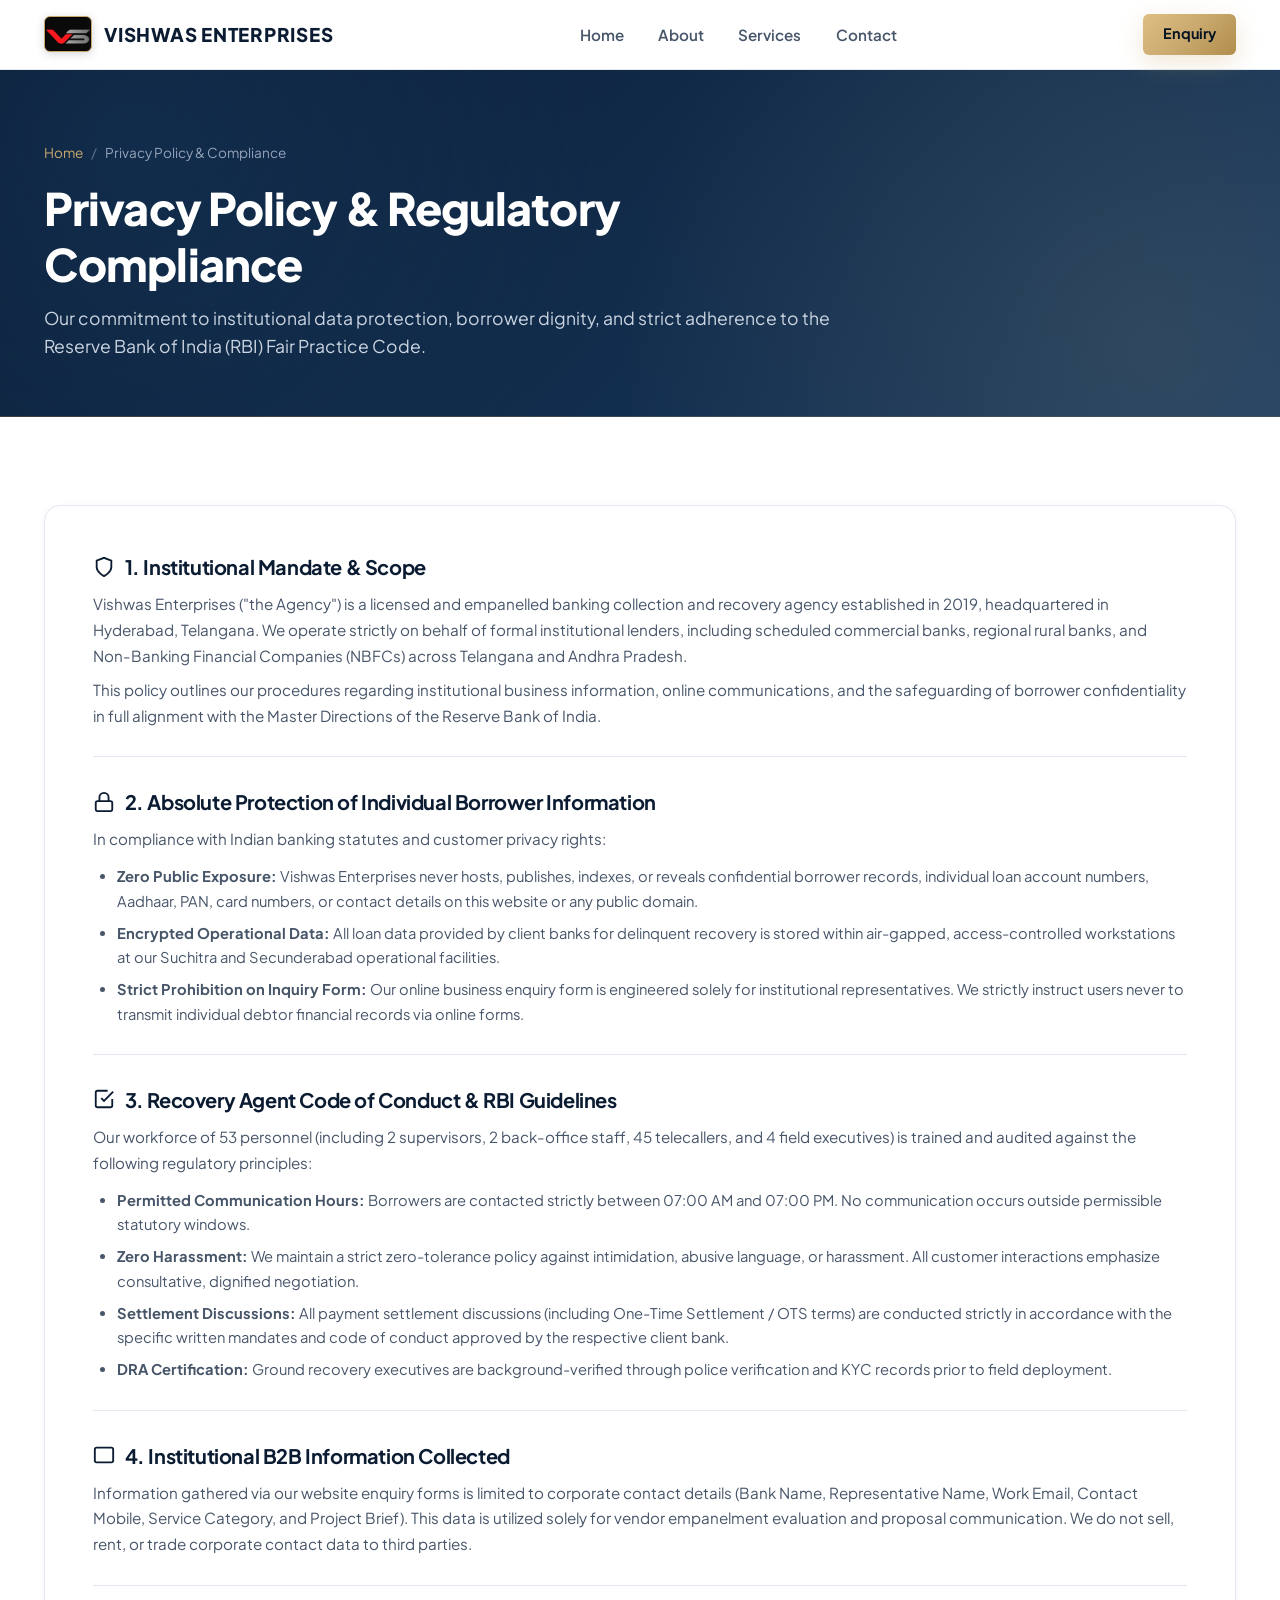
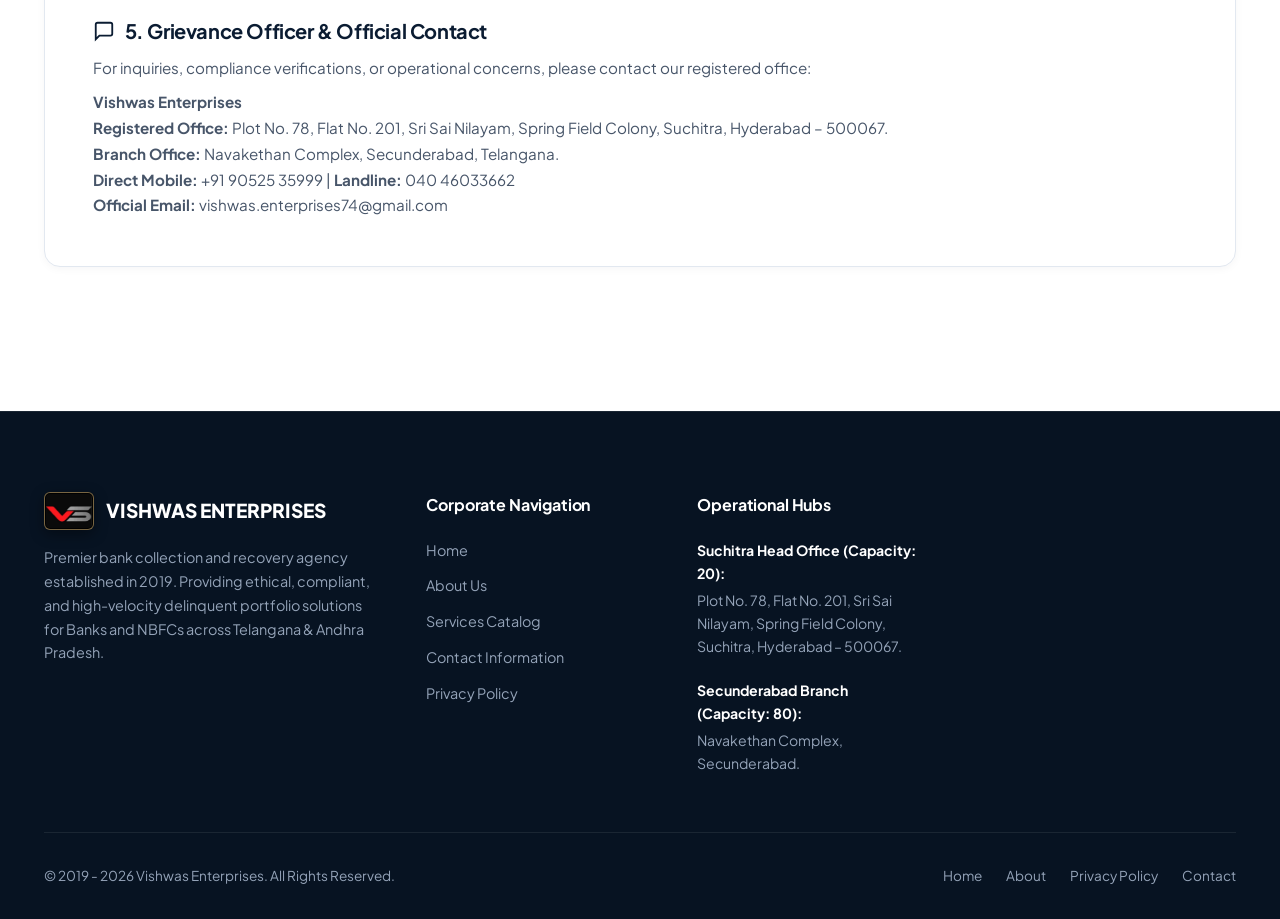
<file: privacy-policy.html>
<!DOCTYPE html>
<html lang="en">
<head>
  <meta charset="UTF-8">
  <meta name="viewport" content="width=device-width, initial-scale=1.0">
  <title>Privacy Policy & Compliance Charter | Vishwas Enterprises</title>
  <meta name="description" content="Official Privacy Policy and Regulatory Compliance Charter for Vishwas Enterprises. Adhering to the Reserve Bank of India (RBI) Fair Practices Code for Debt Recovery.">

  <!-- Favicon -->
  <link rel="icon" type="image/jpeg" href="assets/logo.jpg">
  <link rel="apple-touch-icon" href="assets/logo.jpg">

  <!-- Fonts & Styles -->
  <link rel="preconnect" href="https://fonts.googleapis.com">
  <link rel="preconnect" href="https://fonts.gstatic.com" crossorigin>
  <link href="https://fonts.googleapis.com/css2?family=Plus+Jakarta+Sans:wght@300;400;500;600;700;800;900&display=swap" rel="stylesheet">
  <link rel="stylesheet" href="css/style.css">
  <link rel="stylesheet" href="css/responsive.css">
</head>
<body>

  <!-- Header: Simple & Single-Line -->
  <header class="main-header">
    <div class="container">
      <nav class="navbar">
        <a href="index.html" class="brand-logo" aria-label="Vishwas Enterprises Home">
          <div class="brand-logo-badge">
            <img src="assets/logo.jpg" alt="Vishwas Enterprises Logo" class="brand-logo-img">
          </div>
          <span class="brand-name">VISHWAS ENTERPRISES</span>
        </a>

        <ul class="nav-links">
          <li><a href="index.html" class="nav-link">Home</a></li>
          <li><a href="about.html" class="nav-link">About</a></li>
          <li><a href="services.html" class="nav-link">Services</a></li>
          <li><a href="contact.html" class="nav-link">Contact</a></li>
        </ul>

        <div class="nav-cta">
          <a href="contact.html#contact" class="btn btn-primary btn-sm">Enquiry</a>
        </div>
      </nav>
    </div>
  </header>

  <!-- Page Hero -->
  <section class="page-hero">
    <div class="container">
      <div class="page-hero-content">
        <div class="breadcrumb-nav">
          <a href="index.html">Home</a>
          <span class="breadcrumb-separator">/</span>
          <span>Privacy Policy & Compliance</span>
        </div>
        <h1 class="page-hero-title">Privacy Policy & Regulatory Compliance</h1>
        <p class="page-hero-desc">
          Our commitment to institutional data protection, borrower dignity, and strict adherence to the Reserve Bank of India (RBI) Fair Practice Code.
        </p>
      </div>
    </div>
  </section>

  <!-- Policy Body Section -->
  <section class="section">
    <div class="container">
      <div class="policy-card">
        <!-- 1. Introduction -->
        <div class="policy-block">
          <h2 class="policy-heading">
            <svg width="22" height="22" viewBox="0 0 24 24" fill="none" stroke="currentColor" stroke-width="2"><path d="M12 22s8-4 8-10V5l-8-3-8 3v7c0 6 8 10 8 10z"></path></svg>
            1. Institutional Mandate & Scope
          </h2>
          <p class="policy-text">
            Vishwas Enterprises ("the Agency") is a licensed and empanelled banking collection and recovery agency established in 2019, headquartered in Hyderabad, Telangana. We operate strictly on behalf of formal institutional lenders, including scheduled commercial banks, regional rural banks, and Non-Banking Financial Companies (NBFCs) across Telangana and Andhra Pradesh.
          </p>
          <p class="policy-text" style="margin-top: 0.5rem;">
            This policy outlines our procedures regarding institutional business information, online communications, and the safeguarding of borrower confidentiality in full alignment with the Master Directions of the Reserve Bank of India.
          </p>
        </div>

        <!-- 2. Non-Publication of Borrower Data -->
        <div class="policy-block">
          <h2 class="policy-heading">
            <svg width="22" height="22" viewBox="0 0 24 24" fill="none" stroke="currentColor" stroke-width="2"><rect x="3" y="11" width="18" height="11" rx="2" ry="2"></rect><path d="M7 11V7a5 5 0 0 1 10 0v4"></path></svg>
            2. Absolute Protection of Individual Borrower Information
          </h2>
          <p class="policy-text">
            In compliance with Indian banking statutes and customer privacy rights:
          </p>
          <ul class="policy-list">
            <li><strong>Zero Public Exposure:</strong> Vishwas Enterprises never hosts, publishes, indexes, or reveals confidential borrower records, individual loan account numbers, Aadhaar, PAN, card numbers, or contact details on this website or any public domain.</li>
            <li><strong>Encrypted Operational Data:</strong> All loan data provided by client banks for delinquent recovery is stored within air-gapped, access-controlled workstations at our Suchitra and Secunderabad operational facilities.</li>
            <li><strong>Strict Prohibition on Inquiry Form:</strong> Our online business enquiry form is engineered solely for institutional representatives. We strictly instruct users never to transmit individual debtor financial records via online forms.</li>
          </ul>
        </div>

        <!-- 3. RBI Fair Practices Code Adherence -->
        <div class="policy-block">
          <h2 class="policy-heading">
            <svg width="22" height="22" viewBox="0 0 24 24" fill="none" stroke="currentColor" stroke-width="2"><polyline points="9 11 12 14 22 4"></polyline><path d="M21 12v7a2 2 0 0 1-2 2H5a2 2 0 0 1-2-2V5a2 2 0 0 1 2-2h11"></path></svg>
            3. Recovery Agent Code of Conduct & RBI Guidelines
          </h2>
          <p class="policy-text">
            Our workforce of 53 personnel (including 2 supervisors, 2 back-office staff, 45 telecallers, and 4 field executives) is trained and audited against the following regulatory principles:
          </p>
          <ul class="policy-list">
            <li><strong>Permitted Communication Hours:</strong> Borrowers are contacted strictly between 07:00 AM and 07:00 PM. No communication occurs outside permissible statutory windows.</li>
            <li><strong>Zero Harassment:</strong> We maintain a strict zero-tolerance policy against intimidation, abusive language, or harassment. All customer interactions emphasize consultative, dignified negotiation.</li>
            <li><strong>Settlement Discussions:</strong> All payment settlement discussions (including One-Time Settlement / OTS terms) are conducted strictly in accordance with the specific written mandates and code of conduct approved by the respective client bank.</li>
            <li><strong>DRA Certification:</strong> Ground recovery executives are background-verified through police verification and KYC records prior to field deployment.</li>
          </ul>
        </div>

        <!-- 4. Business Inquiries Collected Online -->
        <div class="policy-block">
          <h2 class="policy-heading">
            <svg width="22" height="22" viewBox="0 0 24 24" fill="none" stroke="currentColor" stroke-width="2"><path d="M4 4h16c1.1 0 2 .9 2 2v12c0 1.1-.9 2-2 2H4c-1.1 0-2-.9-2-2V6c0-1.1.9-2 2-2z"></path></svg>
            4. Institutional B2B Information Collected
          </h2>
          <p class="policy-text">
            Information gathered via our website enquiry forms is limited to corporate contact details (Bank Name, Representative Name, Work Email, Contact Mobile, Service Category, and Project Brief). This data is utilized solely for vendor empanelment evaluation and proposal communication. We do not sell, rent, or trade corporate contact data to third parties.
          </p>
        </div>

        <!-- 5. Grievance Redressal -->
        <div class="policy-block">
          <h2 class="policy-heading">
            <svg width="22" height="22" viewBox="0 0 24 24" fill="none" stroke="currentColor" stroke-width="2"><path d="M21 15a2 2 0 0 1-2 2H7l-4 4V5a2 2 0 0 1 2-2h14a2 2 0 0 1 2 2z"></path></svg>
            5. Grievance Officer & Official Contact
          </h2>
          <p class="policy-text">
            For inquiries, compliance verifications, or operational concerns, please contact our registered office:
          </p>
          <p class="policy-text" style="margin-top: 0.5rem;">
            <strong>Vishwas Enterprises</strong><br>
            <strong>Registered Office:</strong> Plot No. 78, Flat No. 201, Sri Sai Nilayam, Spring Field Colony, Suchitra, Hyderabad – 500067.<br>
            <strong>Branch Office:</strong> Navakethan Complex, Secunderabad, Telangana.<br>
            <strong>Direct Mobile:</strong> +91 90525 35999 | <strong>Landline:</strong> 040 46033662<br>
            <strong>Official Email:</strong> vishwas.enterprises74@gmail.com
          </p>
        </div>
      </div>
    </div>
  </section>

  <!-- Footer -->
  <footer class="main-footer">
    <div class="container">
      <div class="footer-top-grid">
        <div class="footer-brand-summary">
          <div class="footer-logo">
            <div class="brand-logo-badge footer-badge" style="width: 50px; height: 38px;">
              <img src="assets/logo.jpg" alt="Vishwas Enterprises Official Logo" class="brand-logo-img">
            </div>
            <span>VISHWAS ENTERPRISES</span>
          </div>
          <p class="footer-text">
            Premier bank collection and recovery agency established in 2019. Providing ethical, compliant, and high-velocity delinquent portfolio solutions for Banks and NBFCs across Telangana & Andhra Pradesh.
          </p>
        </div>

        <div>
          <div class="footer-col-title">Corporate Navigation</div>
          <ul class="footer-nav-list">
            <li><a href="index.html">Home</a></li>
            <li><a href="about.html">About Us</a></li>
            <li><a href="services.html">Services Catalog</a></li>
            <li><a href="contact.html">Contact Information</a></li>
            <li><a href="privacy-policy.html">Privacy Policy</a></li>
          </ul>
        </div>

        <div>
          <div class="footer-col-title">Operational Hubs</div>
          <div class="footer-branches">
            <div class="footer-branch-item">
              <strong>Suchitra Head Office (Capacity: 20):</strong>
              Plot No. 78, Flat No. 201, Sri Sai Nilayam, Spring Field Colony, Suchitra, Hyderabad – 500067.
            </div>
            <div class="footer-branch-item">
              <strong>Secunderabad Branch (Capacity: 80):</strong>
              Navakethan Complex, Secunderabad.
            </div>
          </div>
        </div>
      </div>

      <div class="footer-bottom">
        <div>&copy; 2019 - 2026 Vishwas Enterprises. All Rights Reserved.</div>
        <div class="footer-bottom-links">
          <a href="index.html">Home</a>
          <a href="about.html">About</a>
          <a href="privacy-policy.html">Privacy Policy</a>
          <a href="contact.html">Contact</a>
        </div>
      </div>
    </div>
  </footer>

  <script src="js/script.js"></script>
</body>
</html>
</file>
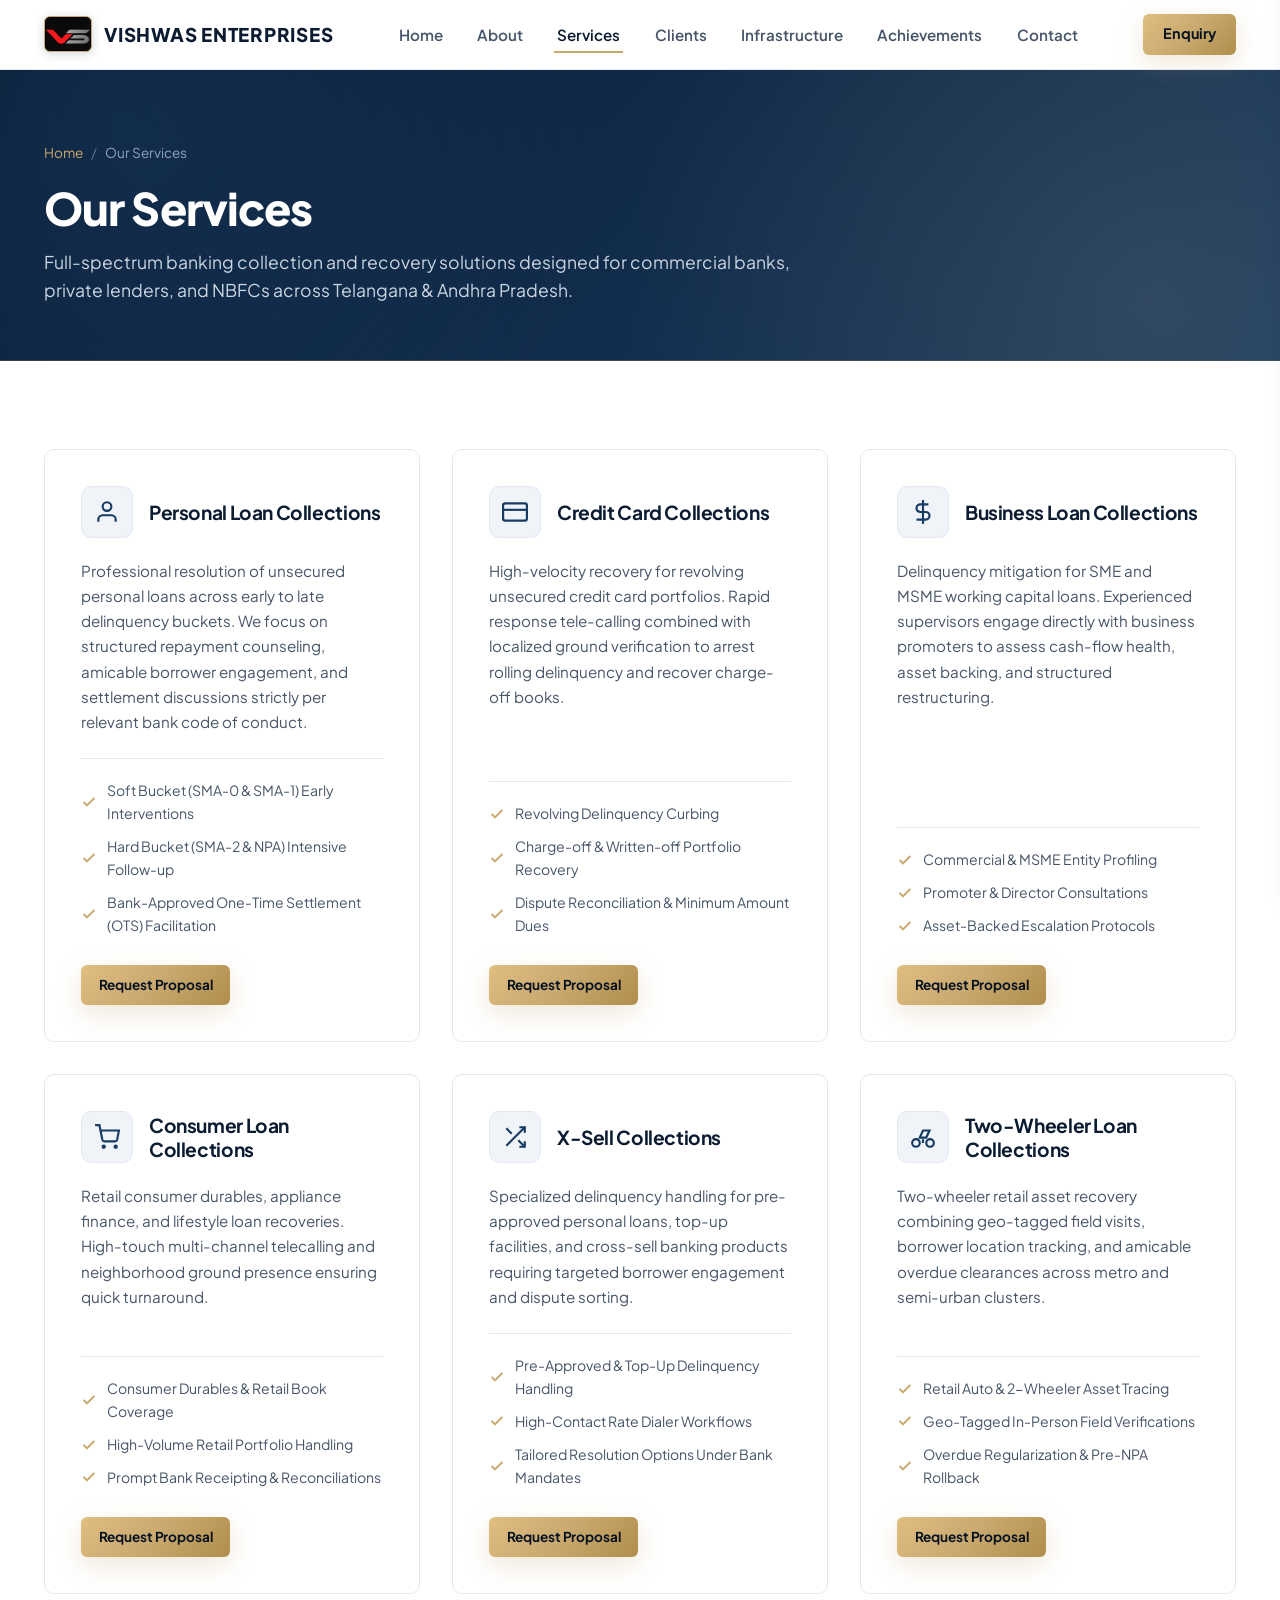
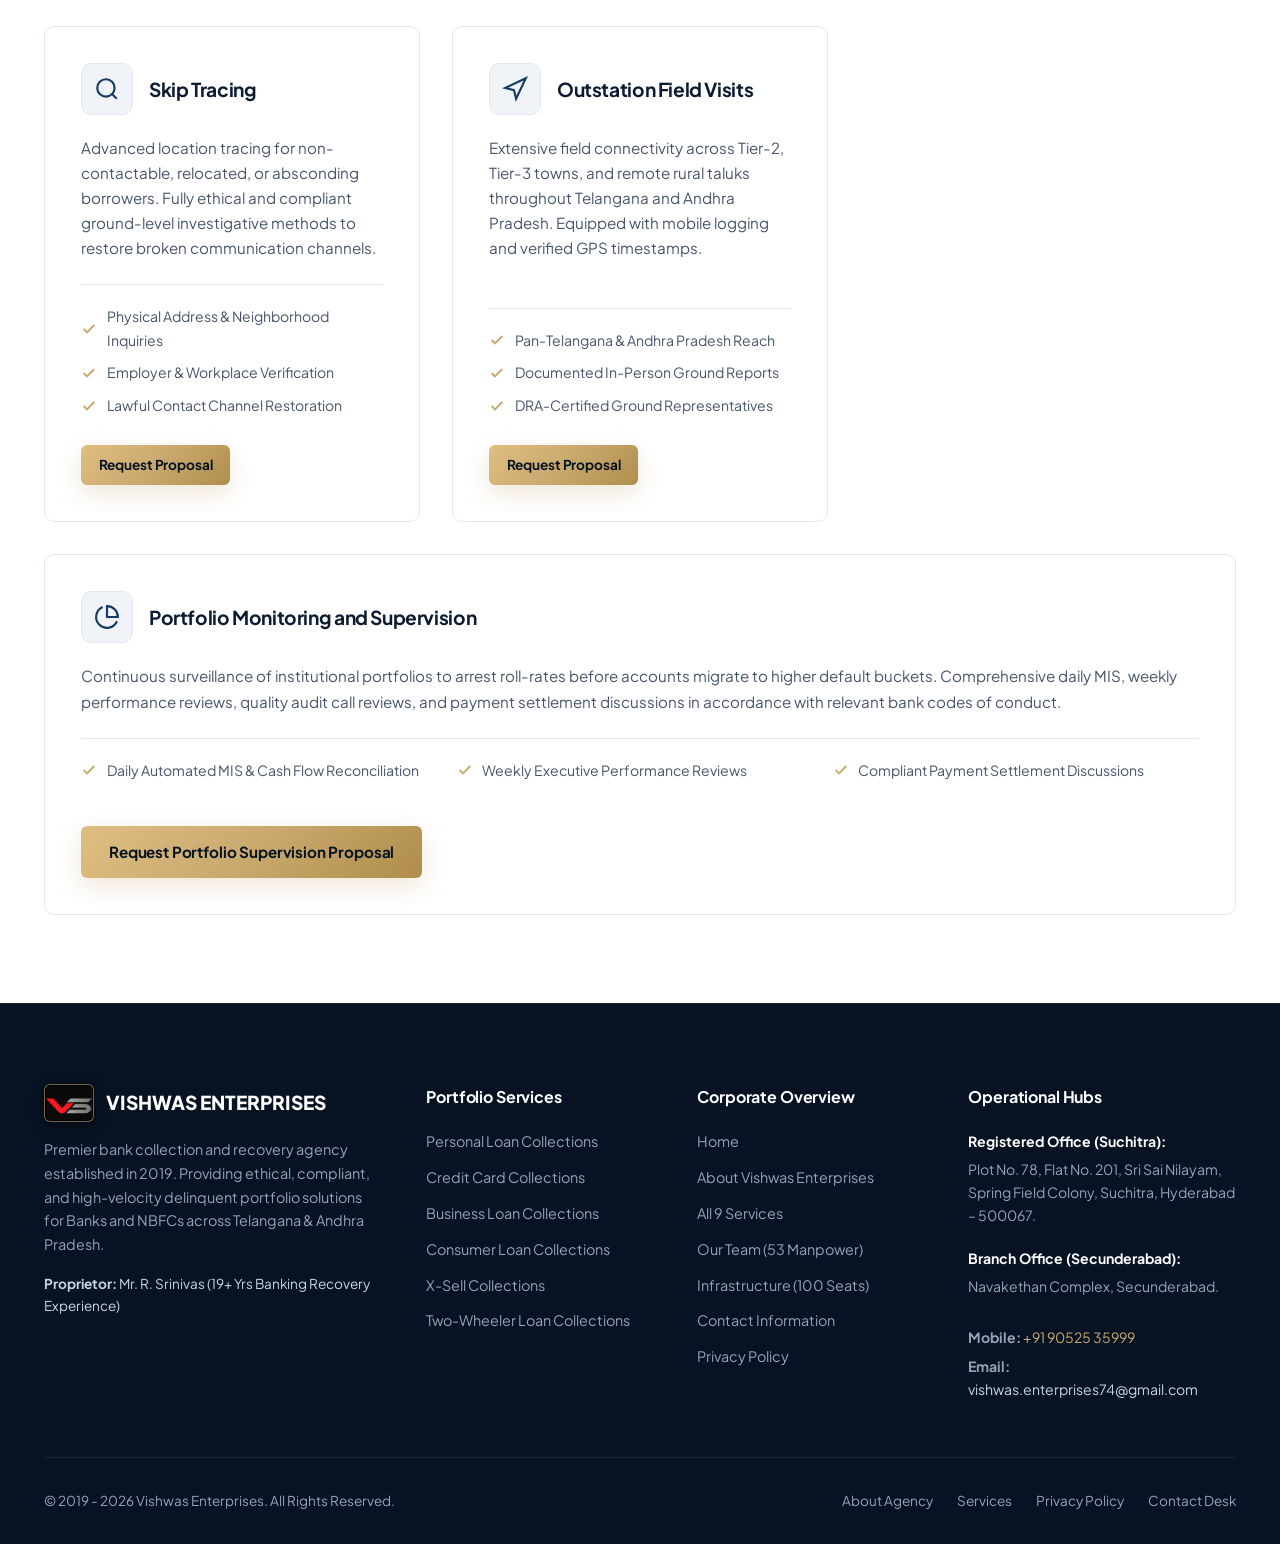
<file: services.html>
<!DOCTYPE html>
<html lang="en">
<head>
  <meta charset="UTF-8">
  <meta name="viewport" content="width=device-width, initial-scale=1.0">
  <title>Our Services | Banking Collections & Recoveries | Vishwas Enterprises</title>
  <meta name="description" content="Explore our complete range of 9 banking collection and recovery services: Personal Loans, Credit Cards, Business Loans, Consumer Loans, X-Sell, Two-Wheeler, Skip Tracing, Outstation Field Visits, and Portfolio Monitoring across Telangana & Andhra Pradesh.">
  <meta name="keywords" content="Banking Collection Services Telangana, Loan Collection Services Hyderabad, Credit Card Collections Secunderabad, Skip Tracing Hyderabad, Vishwas Enterprises Services">

  <!-- Favicon -->
  <link rel="icon" type="image/jpeg" href="assets/logo.jpg">
  <link rel="apple-touch-icon" href="assets/logo.jpg">

  <!-- Fonts & Styles -->
  <link rel="preconnect" href="https://fonts.googleapis.com">
  <link rel="preconnect" href="https://fonts.gstatic.com" crossorigin>
  <link href="https://fonts.googleapis.com/css2?family=Plus+Jakarta+Sans:wght@300;400;500;600;700;800;900&display=swap" rel="stylesheet">
  <link rel="stylesheet" href="css/style.css">
  <link rel="stylesheet" href="css/responsive.css">
</head>
<body>

  <!-- Header: Simple & Single-Line -->
  <header class="main-header">
    <div class="container">
      <nav class="navbar">
        <a href="index.html" class="brand-logo" aria-label="Vishwas Enterprises Home">
          <div class="brand-logo-badge">
            <img src="assets/logo.jpg" alt="Vishwas Enterprises Logo" class="brand-logo-img">
          </div>
          <span class="brand-name">VISHWAS ENTERPRISES</span>
        </a>

        <ul class="nav-links">
          <li><a href="index.html" class="nav-link">Home</a></li>
          <li><a href="about.html" class="nav-link">About</a></li>
          <li><a href="services.html" class="nav-link active">Services</a></li>
          <li><a href="index.html#clients" class="nav-link">Clients</a></li>
          <li><a href="index.html#infrastructure" class="nav-link">Infrastructure</a></li>
          <li><a href="index.html#awards" class="nav-link">Achievements</a></li>
          <li><a href="contact.html" class="nav-link">Contact</a></li>
        </ul>

        <div class="nav-cta">
          <a href="contact.html#contact" class="btn btn-primary btn-sm">Enquiry</a>
        </div>

        <button class="mobile-toggle" aria-label="Open Navigation Menu">
          <svg width="26" height="26" viewBox="0 0 24 24" fill="none" stroke="currentColor" stroke-width="2"><line x1="3" y1="12" x2="21" y2="12"></line><line x1="3" y1="6" x2="21" y2="6"></line><line x1="3" y1="18" x2="21" y2="18"></line></svg>
        </button>
      </nav>
    </div>
  </header>

  <!-- Mobile Drawer -->
  <div class="mobile-nav-overlay"></div>
  <aside class="mobile-nav-drawer">
    <div class="mobile-drawer-header">
      <div class="brand-logo">
        <div class="brand-logo-badge">
          <img src="assets/logo.jpg" alt="Vishwas Enterprises Logo" class="brand-logo-img">
        </div>
        <div class="brand-text">
          <span class="brand-name" style="font-size: 1.05rem;">VISHWAS</span>
          <span class="brand-tagline">Enterprises</span>
        </div>
      </div>
      <button class="close-drawer">&times;</button>
    </div>
    <ul class="mobile-nav-links">
      <li><a href="index.html" class="nav-link">Home</a></li>
      <li><a href="about.html" class="nav-link">About Us</a></li>
      <li><a href="services.html" class="nav-link">All 9 Services</a></li>
      <li><a href="index.html#clients" class="nav-link">Our Clients & Partners</a></li>
      <li><a href="index.html#team" class="nav-link">Our Team</a></li>
      <li><a href="index.html#infrastructure" class="nav-link">Infrastructure</a></li>
      <li><a href="contact.html" class="nav-link">Contact Information</a></li>
    </ul>
  </aside>

  <!-- Page Hero -->
  <section class="page-hero">
    <div class="container">
      <div class="page-hero-content">
        <div class="breadcrumb-nav">
          <a href="index.html">Home</a>
          <span class="breadcrumb-separator">/</span>
          <span>Our Services</span>
        </div>
        <h1 class="page-hero-title">Our Services</h1>
        <p class="page-hero-desc">
          Full-spectrum banking collection and recovery solutions designed for commercial banks, private lenders, and NBFCs across Telangana & Andhra Pradesh.
        </p>
      </div>
    </div>
  </section>

  <!-- Services Grid Section -->
  <section class="section">
    <div class="container">
      <div class="services-grid">
        <!-- 1. Personal Loan Collections -->
        <article class="service-card" id="personal-loans">
          <div class="service-header">
            <div class="service-icon-box">
              <svg width="26" height="26" viewBox="0 0 24 24" fill="none" stroke="currentColor" stroke-width="2"><path d="M20 21v-2a4 4 0 0 0-4-4H8a4 4 0 0 0-4 4v2"></path><circle cx="12" cy="7" r="4"></circle></svg>
            </div>
            <h3 class="service-title">Personal Loan Collections</h3>
          </div>
          <p class="service-desc">
            Professional resolution of unsecured personal loans across early to late delinquency buckets. We focus on structured repayment counseling, amicable borrower engagement, and settlement discussions strictly per relevant bank code of conduct.
          </p>
          <div class="service-features">
            <div class="service-feature">
              <svg viewBox="0 0 24 24" fill="none" stroke="currentColor" stroke-width="3"><polyline points="20 6 9 17 4 12"></polyline></svg>
              <span>Soft Bucket (SMA-0 & SMA-1) Early Interventions</span>
            </div>
            <div class="service-feature">
              <svg viewBox="0 0 24 24" fill="none" stroke="currentColor" stroke-width="3"><polyline points="20 6 9 17 4 12"></polyline></svg>
              <span>Hard Bucket (SMA-2 & NPA) Intensive Follow-up</span>
            </div>
            <div class="service-feature">
              <svg viewBox="0 0 24 24" fill="none" stroke="currentColor" stroke-width="3"><polyline points="20 6 9 17 4 12"></polyline></svg>
              <span>Bank-Approved One-Time Settlement (OTS) Facilitation</span>
            </div>
          </div>
          <div class="service-action">
            <a href="contact.html?service=Personal+Loan+Collections#contact" class="btn btn-primary btn-sm">Request Proposal</a>
          </div>
        </article>

        <!-- 2. Credit Card Collections -->
        <article class="service-card" id="credit-cards">
          <div class="service-header">
            <div class="service-icon-box">
              <svg width="26" height="26" viewBox="0 0 24 24" fill="none" stroke="currentColor" stroke-width="2"><rect x="1" y="4" width="22" height="16" rx="2" ry="2"></rect><line x1="1" y1="10" x2="23" y2="10"></line></svg>
            </div>
            <h3 class="service-title">Credit Card Collections</h3>
          </div>
          <p class="service-desc">
            High-velocity recovery for revolving unsecured credit card portfolios. Rapid response tele-calling combined with localized ground verification to arrest rolling delinquency and recover charge-off books.
          </p>
          <div class="service-features">
            <div class="service-feature">
              <svg viewBox="0 0 24 24" fill="none" stroke="currentColor" stroke-width="3"><polyline points="20 6 9 17 4 12"></polyline></svg>
              <span>Revolving Delinquency Curbing</span>
            </div>
            <div class="service-feature">
              <svg viewBox="0 0 24 24" fill="none" stroke="currentColor" stroke-width="3"><polyline points="20 6 9 17 4 12"></polyline></svg>
              <span>Charge-off & Written-off Portfolio Recovery</span>
            </div>
            <div class="service-feature">
              <svg viewBox="0 0 24 24" fill="none" stroke="currentColor" stroke-width="3"><polyline points="20 6 9 17 4 12"></polyline></svg>
              <span>Dispute Reconciliation & Minimum Amount Dues</span>
            </div>
          </div>
          <div class="service-action">
            <a href="contact.html?service=Credit+Card+Collections#contact" class="btn btn-primary btn-sm">Request Proposal</a>
          </div>
        </article>

        <!-- 3. Business Loan Collections -->
        <article class="service-card" id="business-loans">
          <div class="service-header">
            <div class="service-icon-box">
              <svg width="26" height="26" viewBox="0 0 24 24" fill="none" stroke="currentColor" stroke-width="2"><line x1="12" y1="1" x2="12" y2="23"></line><path d="M17 5H9.5a3.5 3.5 0 0 0 0 7h5a3.5 3.5 0 0 1 0 7H6"></path></svg>
            </div>
            <h3 class="service-title">Business Loan Collections</h3>
          </div>
          <p class="service-desc">
            Delinquency mitigation for SME and MSME working capital loans. Experienced supervisors engage directly with business promoters to assess cash-flow health, asset backing, and structured restructuring.
          </p>
          <div class="service-features">
            <div class="service-feature">
              <svg viewBox="0 0 24 24" fill="none" stroke="currentColor" stroke-width="3"><polyline points="20 6 9 17 4 12"></polyline></svg>
              <span>Commercial & MSME Entity Profiling</span>
            </div>
            <div class="service-feature">
              <svg viewBox="0 0 24 24" fill="none" stroke="currentColor" stroke-width="3"><polyline points="20 6 9 17 4 12"></polyline></svg>
              <span>Promoter & Director Consultations</span>
            </div>
            <div class="service-feature">
              <svg viewBox="0 0 24 24" fill="none" stroke="currentColor" stroke-width="3"><polyline points="20 6 9 17 4 12"></polyline></svg>
              <span>Asset-Backed Escalation Protocols</span>
            </div>
          </div>
          <div class="service-action">
            <a href="contact.html?service=Business+Loan+Collections#contact" class="btn btn-primary btn-sm">Request Proposal</a>
          </div>
        </article>

        <!-- 4. Consumer Loan Collections -->
        <article class="service-card" id="consumer-loans">
          <div class="service-header">
            <div class="service-icon-box">
              <svg width="26" height="26" viewBox="0 0 24 24" fill="none" stroke="currentColor" stroke-width="2"><circle cx="9" cy="21" r="1"></circle><circle cx="20" cy="21" r="1"></circle><path d="M1 1h4l2.68 13.39a2 2 0 0 0 2 1.61h9.72a2 2 0 0 0 2-1.61L23 6H6"></path></svg>
            </div>
            <h3 class="service-title">Consumer Loan Collections</h3>
          </div>
          <p class="service-desc">
            Retail consumer durables, appliance finance, and lifestyle loan recoveries. High-touch multi-channel telecalling and neighborhood ground presence ensuring quick turnaround.
          </p>
          <div class="service-features">
            <div class="service-feature">
              <svg viewBox="0 0 24 24" fill="none" stroke="currentColor" stroke-width="3"><polyline points="20 6 9 17 4 12"></polyline></svg>
              <span>Consumer Durables & Retail Book Coverage</span>
            </div>
            <div class="service-feature">
              <svg viewBox="0 0 24 24" fill="none" stroke="currentColor" stroke-width="3"><polyline points="20 6 9 17 4 12"></polyline></svg>
              <span>High-Volume Retail Portfolio Handling</span>
            </div>
            <div class="service-feature">
              <svg viewBox="0 0 24 24" fill="none" stroke="currentColor" stroke-width="3"><polyline points="20 6 9 17 4 12"></polyline></svg>
              <span>Prompt Bank Receipting & Reconciliations</span>
            </div>
          </div>
          <div class="service-action">
            <a href="contact.html?service=Consumer+Loan+Collections#contact" class="btn btn-primary btn-sm">Request Proposal</a>
          </div>
        </article>

        <!-- 5. X-Sell Collections -->
        <article class="service-card" id="x-sell">
          <div class="service-header">
            <div class="service-icon-box">
              <svg width="26" height="26" viewBox="0 0 24 24" fill="none" stroke="currentColor" stroke-width="2"><path d="M16 3h5v5"></path><path d="M4 20L21 3"></path><path d="M21 16v5h-5"></path><path d="M15 15l6 6"></path><path d="M4 4l5 5"></path></svg>
            </div>
            <h3 class="service-title">X-Sell Collections</h3>
          </div>
          <p class="service-desc">
            Specialized delinquency handling for pre-approved personal loans, top-up facilities, and cross-sell banking products requiring targeted borrower engagement and dispute sorting.
          </p>
          <div class="service-features">
            <div class="service-feature">
              <svg viewBox="0 0 24 24" fill="none" stroke="currentColor" stroke-width="3"><polyline points="20 6 9 17 4 12"></polyline></svg>
              <span>Pre-Approved & Top-Up Delinquency Handling</span>
            </div>
            <div class="service-feature">
              <svg viewBox="0 0 24 24" fill="none" stroke="currentColor" stroke-width="3"><polyline points="20 6 9 17 4 12"></polyline></svg>
              <span>High-Contact Rate Dialer Workflows</span>
            </div>
            <div class="service-feature">
              <svg viewBox="0 0 24 24" fill="none" stroke="currentColor" stroke-width="3"><polyline points="20 6 9 17 4 12"></polyline></svg>
              <span>Tailored Resolution Options Under Bank Mandates</span>
            </div>
          </div>
          <div class="service-action">
            <a href="contact.html?service=X-Sell+Collections#contact" class="btn btn-primary btn-sm">Request Proposal</a>
          </div>
        </article>

        <!-- 6. Two-Wheeler Loan Collections -->
        <article class="service-card" id="two-wheeler">
          <div class="service-header">
            <div class="service-icon-box">
              <svg width="26" height="26" viewBox="0 0 24 24" fill="none" stroke="currentColor" stroke-width="2"><circle cx="5.5" cy="17.5" r="3.5"></circle><circle cx="18.5" cy="17.5" r="3.5"></circle><path d="M15 6h-3l-3 6.5h6l3-6.5z"></path><path d="M12 17.5V14"></path></svg>
            </div>
            <h3 class="service-title">Two-Wheeler Loan Collections</h3>
          </div>
          <p class="service-desc">
            Two-wheeler retail asset recovery combining geo-tagged field visits, borrower location tracking, and amicable overdue clearances across metro and semi-urban clusters.
          </p>
          <div class="service-features">
            <div class="service-feature">
              <svg viewBox="0 0 24 24" fill="none" stroke="currentColor" stroke-width="3"><polyline points="20 6 9 17 4 12"></polyline></svg>
              <span>Retail Auto & 2-Wheeler Asset Tracing</span>
            </div>
            <div class="service-feature">
              <svg viewBox="0 0 24 24" fill="none" stroke="currentColor" stroke-width="3"><polyline points="20 6 9 17 4 12"></polyline></svg>
              <span>Geo-Tagged In-Person Field Verifications</span>
            </div>
            <div class="service-feature">
              <svg viewBox="0 0 24 24" fill="none" stroke="currentColor" stroke-width="3"><polyline points="20 6 9 17 4 12"></polyline></svg>
              <span>Overdue Regularization & Pre-NPA Rollback</span>
            </div>
          </div>
          <div class="service-action">
            <a href="contact.html?service=Two-Wheeler+Loan+Collections#contact" class="btn btn-primary btn-sm">Request Proposal</a>
          </div>
        </article>

        <!-- 7. Skip Tracing -->
        <article class="service-card" id="skip-tracing">
          <div class="service-header">
            <div class="service-icon-box">
              <svg width="26" height="26" viewBox="0 0 24 24" fill="none" stroke="currentColor" stroke-width="2"><circle cx="11" cy="11" r="8"></circle><line x1="21" y1="21" x2="16.65" y2="16.65"></line></svg>
            </div>
            <h3 class="service-title">Skip Tracing</h3>
          </div>
          <p class="service-desc">
            Advanced location tracing for non-contactable, relocated, or absconding borrowers. Fully ethical and compliant ground-level investigative methods to restore broken communication channels.
          </p>
          <div class="service-features">
            <div class="service-feature">
              <svg viewBox="0 0 24 24" fill="none" stroke="currentColor" stroke-width="3"><polyline points="20 6 9 17 4 12"></polyline></svg>
              <span>Physical Address & Neighborhood Inquiries</span>
            </div>
            <div class="service-feature">
              <svg viewBox="0 0 24 24" fill="none" stroke="currentColor" stroke-width="3"><polyline points="20 6 9 17 4 12"></polyline></svg>
              <span>Employer & Workplace Verification</span>
            </div>
            <div class="service-feature">
              <svg viewBox="0 0 24 24" fill="none" stroke="currentColor" stroke-width="3"><polyline points="20 6 9 17 4 12"></polyline></svg>
              <span>Lawful Contact Channel Restoration</span>
            </div>
          </div>
          <div class="service-action">
            <a href="contact.html?service=Skip+Tracing#contact" class="btn btn-primary btn-sm">Request Proposal</a>
          </div>
        </article>

        <!-- 8. Outstation Field Visits -->
        <article class="service-card" id="field-visits">
          <div class="service-header">
            <div class="service-icon-box">
              <svg width="26" height="26" viewBox="0 0 24 24" fill="none" stroke="currentColor" stroke-width="2"><polygon points="3 11 22 2 13 21 11 13 3 11"></polygon></svg>
            </div>
            <h3 class="service-title">Outstation Field Visits</h3>
          </div>
          <p class="service-desc">
            Extensive field connectivity across Tier-2, Tier-3 towns, and remote rural taluks throughout Telangana and Andhra Pradesh. Equipped with mobile logging and verified GPS timestamps.
          </p>
          <div class="service-features">
            <div class="service-feature">
              <svg viewBox="0 0 24 24" fill="none" stroke="currentColor" stroke-width="3"><polyline points="20 6 9 17 4 12"></polyline></svg>
              <span>Pan-Telangana & Andhra Pradesh Reach</span>
            </div>
            <div class="service-feature">
              <svg viewBox="0 0 24 24" fill="none" stroke="currentColor" stroke-width="3"><polyline points="20 6 9 17 4 12"></polyline></svg>
              <span>Documented In-Person Ground Reports</span>
            </div>
            <div class="service-feature">
              <svg viewBox="0 0 24 24" fill="none" stroke="currentColor" stroke-width="3"><polyline points="20 6 9 17 4 12"></polyline></svg>
              <span>DRA-Certified Ground Representatives</span>
            </div>
          </div>
          <div class="service-action">
            <a href="contact.html?service=Outstation+Field+Visits#contact" class="btn btn-primary btn-sm">Request Proposal</a>
          </div>
        </article>

        <!-- 9. Portfolio Monitoring and Supervision -->
        <article class="service-card" id="monitoring" style="grid-column: 1 / -1;">
          <div class="service-header">
            <div class="service-icon-box">
              <svg width="26" height="26" viewBox="0 0 24 24" fill="none" stroke="currentColor" stroke-width="2"><path d="M21.21 15.89A10 10 0 1 1 8 2.83"></path><path d="M22 12A10 10 0 0 0 12 2v10z"></path></svg>
            </div>
            <h3 class="service-title">Portfolio Monitoring and Supervision</h3>
          </div>
          <p class="service-desc">
            Continuous surveillance of institutional portfolios to arrest roll-rates before accounts migrate to higher default buckets. Comprehensive daily MIS, weekly performance reviews, quality audit call reviews, and payment settlement discussions in accordance with relevant bank codes of conduct.
          </p>
          <div class="service-features" style="display: grid; grid-template-columns: repeat(auto-fit, minmax(260px, 1fr));">
            <div class="service-feature">
              <svg viewBox="0 0 24 24" fill="none" stroke="currentColor" stroke-width="3"><polyline points="20 6 9 17 4 12"></polyline></svg>
              <span>Daily Automated MIS & Cash Flow Reconciliation</span>
            </div>
            <div class="service-feature">
              <svg viewBox="0 0 24 24" fill="none" stroke="currentColor" stroke-width="3"><polyline points="20 6 9 17 4 12"></polyline></svg>
              <span>Weekly Executive Performance Reviews</span>
            </div>
            <div class="service-feature">
              <svg viewBox="0 0 24 24" fill="none" stroke="currentColor" stroke-width="3"><polyline points="20 6 9 17 4 12"></polyline></svg>
              <span>Compliant Payment Settlement Discussions</span>
            </div>
          </div>
          <div class="service-action" style="margin-top: 1rem;">
            <a href="contact.html?service=Portfolio+Monitoring+and+Supervision#contact" class="btn btn-primary">Request Portfolio Supervision Proposal</a>
          </div>
        </article>
      </div>
    </div>
  </section>

  <!-- Footer -->
  <footer class="main-footer">
    <div class="container">
      <div class="footer-top-grid">
        <div class="footer-brand-summary">
          <div class="footer-logo">
            <div class="brand-logo-badge footer-badge" style="width: 50px; height: 38px;">
              <img src="assets/logo.jpg" alt="Vishwas Enterprises Official Logo" class="brand-logo-img">
            </div>
            <span>VISHWAS ENTERPRISES</span>
          </div>
          <p class="footer-text">
            Premier bank collection and recovery agency established in 2019. Providing ethical, compliant, and high-velocity delinquent portfolio solutions for Banks and NBFCs across Telangana & Andhra Pradesh.
          </p>
          <div style="font-size: 0.85rem; color: #CBD5E1;">
            <strong>Proprietor:</strong> Mr. R. Srinivas (19+ Yrs Banking Recovery Experience)
          </div>
        </div>

        <div>
          <div class="footer-col-title">Portfolio Services</div>
          <ul class="footer-nav-list">
            <li><a href="services.html#personal-loans">Personal Loan Collections</a></li>
            <li><a href="services.html#credit-cards">Credit Card Collections</a></li>
            <li><a href="services.html#business-loans">Business Loan Collections</a></li>
            <li><a href="services.html#consumer-loans">Consumer Loan Collections</a></li>
            <li><a href="services.html#x-sell">X-Sell Collections</a></li>
            <li><a href="services.html#two-wheeler">Two-Wheeler Loan Collections</a></li>
          </ul>
        </div>

        <div>
          <div class="footer-col-title">Corporate Overview</div>
          <ul class="footer-nav-list">
            <li><a href="index.html">Home</a></li>
            <li><a href="about.html">About Vishwas Enterprises</a></li>
            <li><a href="services.html">All 9 Services</a></li>
            <li><a href="index.html#team">Our Team (53 Manpower)</a></li>
            <li><a href="index.html#infrastructure">Infrastructure (100 Seats)</a></li>
            <li><a href="contact.html">Contact Information</a></li>
            <li><a href="privacy-policy.html">Privacy Policy</a></li>
          </ul>
        </div>

        <div>
          <div class="footer-col-title">Operational Hubs</div>
          <div class="footer-branches">
            <div class="footer-branch-item">
              <strong>Registered Office (Suchitra):</strong>
              Plot No. 78, Flat No. 201, Sri Sai Nilayam, Spring Field Colony, Suchitra, Hyderabad – 500067.
            </div>
            <div class="footer-branch-item">
              <strong>Branch Office (Secunderabad):</strong>
              Navakethan Complex, Secunderabad.
            </div>
            <div style="margin-top: 0.5rem; display: flex; flex-direction: column; gap: 0.35rem;">
              <span><strong>Mobile:</strong> <a href="tel:+919052535999" style="color: var(--accent-gold);">+91 90525 35999</a></span>
              <span><strong>Email:</strong> <a href="mailto:vishwas.enterprises74@gmail.com" style="color: #CBD5E1;">vishwas.enterprises74@gmail.com</a></span>
            </div>
          </div>
        </div>
      </div>

      <div class="footer-bottom">
        <div>&copy; 2019 - 2026 Vishwas Enterprises. All Rights Reserved.</div>
        <div class="footer-bottom-links">
          <a href="about.html">About Agency</a>
          <a href="services.html">Services</a>
          <a href="privacy-policy.html">Privacy Policy</a>
          <a href="contact.html">Contact Desk</a>
        </div>
      </div>
    </div>
  </footer>

  <script src="js/script.js"></script>
</body>
</html>
</file>
<file: css/style.css>
/* ==========================================================================
   VISHWAS ENTERPRISES - CORPORATE STYLESHEET
   Bank Collection & Recovery Agency | Hyderabad & Secunderabad
   Designed for Banks, NBFCs & Institutional Lenders
   ========================================================================== */

/* --- CSS Variables & Design Tokens --- */
:root {
  /* Brand Palette */
  --primary-navy: #0B1C32;
  --secondary-royal: #173B63;
  --navy-dark: #071322;
  --navy-light: #1E4675;
  --navy-ultra-light: #F0F4F9;
  
  --accent-gold: #C9A96E;
  --accent-gold-hover: #B89759;
  --accent-gold-dark: #9E7D3F;
  --accent-gold-light: #F8F4EC;
  --accent-gold-muted: rgba(201, 169, 110, 0.16);

  /* Backgrounds & Surfaces */
  --bg-white: #FFFFFF;
  --bg-light: #F7F8FA;
  --bg-card: #FFFFFF;
  --bg-alt: #F3F5F9;

  /* Typography Colors */
  --text-primary: #0F172A;
  --text-secondary: #475569;
  --text-muted: #64748B;
  --text-light: #F8FAFC;
  --text-gold: #C9A96E;

  /* Borders & Dividers */
  --border-subtle: #E2E8F0;
  --border-strong: #CBD5E1;
  --border-gold: rgba(201, 169, 110, 0.35);

  /* Shadows */
  --shadow-sm: 0 2px 8px rgba(11, 28, 50, 0.04);
  --shadow-md: 0 8px 24px rgba(11, 28, 50, 0.07);
  --shadow-lg: 0 16px 40px rgba(11, 28, 50, 0.11);
  --shadow-gold: 0 8px 25px rgba(201, 169, 110, 0.28);
  --shadow-navy: 0 12px 30px rgba(11, 28, 50, 0.25);

  /* Gradients */
  --gradient-navy: linear-gradient(135deg, #0B1C32 0%, #173B63 100%);
  --gradient-navy-dark: linear-gradient(180deg, #071322 0%, #0B1C32 100%);
  --gradient-gold: linear-gradient(135deg, #DFBE82 0%, #C9A96E 50%, #B08D4B 100%);
  --gradient-subtle: linear-gradient(180deg, #FFFFFF 0%, #F7F8FA 100%);

  /* Spacing & Layout */
  --container-max-width: 1240px;
  --radius-sm: 6px;
  --radius-md: 10px;
  --radius-lg: 16px;
  --radius-xl: 24px;
  --transition-fast: 0.2s cubic-bezier(0.4, 0, 0.2, 1);
  --transition-smooth: 0.35s cubic-bezier(0.4, 0, 0.2, 1);
}

/* --- Base & Reset --- */
*, *::before, *::after {
  box-sizing: border-box;
  margin: 0;
  padding: 0;
}

html {
  scroll-behavior: smooth;
  font-size: 16px;
  -webkit-text-size-adjust: 100%;
}

body {
  font-family: 'Plus Jakarta Sans', -apple-system, BlinkMacSystemFont, "Segoe UI", Roboto, sans-serif;
  color: var(--text-primary);
  background-color: var(--bg-white);
  line-height: 1.65;
  overflow-x: hidden;
  text-rendering: optimizeLegibility;
  -webkit-font-smoothing: antialiased;
}

img, svg {
  display: block;
  max-width: 100%;
}

a {
  color: inherit;
  text-decoration: none;
  transition: color var(--transition-fast);
}

ul, ol {
  list-style: none;
}

button, input, select, textarea {
  font-family: inherit;
  font-size: inherit;
}

/* --- Typography --- */
h1, h2, h3, h4, h5, h6 {
  font-weight: 700;
  color: var(--primary-navy);
  line-height: 1.25;
  letter-spacing: -0.02em;
}

h1 { font-size: clamp(2.2rem, 4vw, 3.4rem); }
h2 { font-size: clamp(1.8rem, 3vw, 2.4rem); }
h3 { font-size: clamp(1.25rem, 2vw, 1.5rem); }
h4 { font-size: 1.15rem; }

p {
  color: var(--text-secondary);
  font-size: 1rem;
}

.text-gold {
  color: var(--accent-gold);
}

/* --- Layout Utilities --- */
.container {
  width: 100%;
  max-width: var(--container-max-width);
  margin-inline: auto;
  padding-inline: 1.5rem;
}

.section {
  padding-block: 5.5rem;
  position: relative;
}

.section-light {
  background-color: var(--bg-light);
}

.section-navy {
  background: var(--gradient-navy);
  color: var(--text-light);
}

.section-navy h2, 
.section-navy h3, 
.section-navy h4 {
  color: var(--text-light);
}

.section-navy p {
  color: #CBD5E1;
}

/* --- Section Header Block --- */
.section-header {
  text-align: center;
  max-width: 780px;
  margin: 0 auto 3.5rem auto;
}

.section-tag {
  display: inline-flex;
  align-items: center;
  gap: 0.5rem;
  font-size: 0.8rem;
  font-weight: 700;
  letter-spacing: 0.12em;
  text-transform: uppercase;
  color: var(--secondary-royal);
  background-color: var(--navy-ultra-light);
  border: 1px solid var(--border-subtle);
  padding: 0.4rem 1rem;
  border-radius: 999px;
  margin-bottom: 1rem;
}

.section-navy .section-tag {
  color: var(--accent-gold);
  background: rgba(201, 169, 110, 0.12);
  border-color: rgba(201, 169, 110, 0.25);
}

.section-title {
  margin-bottom: 1rem;
}

.section-desc {
  font-size: 1.05rem;
  line-height: 1.7;
}

/* --- Buttons --- */
.btn {
  display: inline-flex;
  align-items: center;
  justify-content: center;
  gap: 0.6rem;
  padding: 0.85rem 1.75rem;
  border-radius: var(--radius-sm);
  font-weight: 600;
  font-size: 0.95rem;
  letter-spacing: -0.01em;
  border: 1px solid transparent;
  cursor: pointer;
  transition: all var(--transition-fast);
  text-align: center;
}

.btn-primary {
  background: var(--gradient-gold);
  color: var(--navy-dark);
  border: none;
  font-weight: 700;
  box-shadow: var(--shadow-gold);
}

.btn-primary:hover {
  background: linear-gradient(135deg, #ECC888 0%, #D4AF37 100%);
  transform: translateY(-2px);
  box-shadow: 0 10px 28px rgba(201, 169, 110, 0.38);
}

.btn-navy {
  background: var(--primary-navy);
  color: var(--bg-white);
  box-shadow: var(--shadow-md);
}

.btn-navy:hover {
  background: var(--secondary-royal);
  transform: translateY(-2px);
  box-shadow: var(--shadow-lg);
}

.btn-outline-white {
  background: transparent;
  color: var(--bg-white);
  border-color: rgba(255, 255, 255, 0.35);
}

.btn-outline-white:hover {
  background: rgba(255, 255, 255, 0.1);
  border-color: var(--bg-white);
  transform: translateY(-2px);
}

.btn-outline-navy {
  background: transparent;
  color: var(--primary-navy);
  border-color: var(--border-strong);
}

.btn-outline-navy:hover {
  border-color: var(--primary-navy);
  background-color: var(--navy-ultra-light);
  transform: translateY(-2px);
}

.btn-sm {
  padding: 0.55rem 1.1rem;
  font-size: 0.85rem;
}

/* ==========================================================================
   NAVIGATION BAR (CLEAN, SINGLE-LINE CORPORATE HEADER)
   ========================================================================== */
.top-bar {
  display: none !important; /* Removed to keep header simple and strictly single line */
}

/* Main Header */
.main-header {
  position: sticky;
  top: 0;
  z-index: 1000;
  background-color: rgba(255, 255, 255, 0.98);
  backdrop-filter: blur(12px);
  border-bottom: 1px solid var(--border-subtle);
  transition: all var(--transition-fast);
}

.main-header.scrolled {
  box-shadow: 0 4px 20px rgba(11, 28, 50, 0.08);
}

.navbar {
  display: flex;
  align-items: center;
  justify-content: space-between;
  padding-block: 0.85rem;
  flex-wrap: nowrap;
  gap: 1.5rem;
  white-space: nowrap;
}

/* Brand Logo */
.brand-logo {
  display: flex;
  align-items: center;
  gap: 0.75rem;
  flex-shrink: 0;
  text-decoration: none;
  white-space: nowrap;
}

.brand-logo-badge, .logo-symbol {
  width: 48px;
  height: 36px;
  background: #000000;
  border-radius: 6px;
  display: flex;
  align-items: center;
  justify-content: center;
  border: 1.5px solid var(--accent-gold);
  box-shadow: 0 2px 10px rgba(11, 28, 50, 0.18);
  overflow: hidden;
  flex-shrink: 0;
  padding: 1px;
  transition: all var(--transition-fast);
}

.brand-logo:hover .brand-logo-badge,
.brand-logo:hover .logo-symbol {
  border-color: #ECC888;
  box-shadow: 0 4px 14px rgba(201, 169, 110, 0.35);
  transform: translateY(-1px);
}

.brand-logo-img {
  width: 100%;
  height: 100%;
  object-fit: cover;
  display: block;
  border-radius: 4px;
}

.footer-badge {
  background: #000000;
  border-color: rgba(201, 169, 110, 0.6);
  box-shadow: 0 4px 14px rgba(0, 0, 0, 0.4);
}

.brand-text {
  display: flex;
  align-items: center;
}

.brand-name {
  font-size: 1.18rem;
  font-weight: 800;
  letter-spacing: 0.04em;
  color: var(--primary-navy);
  line-height: 1;
  white-space: nowrap;
}

.brand-tagline {
  display: none !important; /* Hidden in navbar to guarantee strictly single line */
}

/* Nav Menu - Strictly Single Line, Never Wraps */
.nav-links {
  display: flex;
  align-items: center;
  gap: 1.75rem;
  list-style: none;
  margin: 0;
  padding: 0;
  flex-wrap: nowrap;
  white-space: nowrap;
}

.nav-link {
  font-size: 0.95rem;
  font-weight: 600;
  color: var(--text-secondary);
  position: relative;
  padding: 0.4rem 0.2rem;
  white-space: nowrap;
  display: inline-block;
  transition: color var(--transition-fast);
}

.nav-link::after {
  content: '';
  position: absolute;
  bottom: 0;
  left: 0;
  width: 0;
  height: 2px;
  background: var(--accent-gold);
  transition: width var(--transition-fast);
}

.nav-link:hover, .nav-link.active {
  color: var(--primary-navy);
}

.nav-link:hover::after, .nav-link.active::after {
  width: 100%;
}

.nav-cta {
  display: flex;
  align-items: center;
  flex-shrink: 0;
  white-space: nowrap;
}

.nav-cta .btn {
  white-space: nowrap;
  padding: 0.55rem 1.25rem;
  font-size: 0.9rem;
  font-weight: 700;
  border-radius: var(--radius-sm);
  display: inline-flex;
}

/* Mobile Toggle */
.mobile-toggle {
  display: none;
  background: none;
  border: none;
  cursor: pointer;
  padding: 0.5rem;
  color: var(--primary-navy);
}

/* Mobile Drawer Overlay */
.mobile-nav-overlay {
  position: fixed;
  inset: 0;
  background: rgba(11, 28, 50, 0.6);
  backdrop-filter: blur(4px);
  z-index: 9998;
  opacity: 0;
  visibility: hidden;
  transition: all var(--transition-smooth);
}

.mobile-nav-drawer {
  position: fixed;
  top: 0;
  right: -320px;
  width: 300px;
  height: 100vh;
  background: var(--bg-white);
  z-index: 9999;
  box-shadow: -8px 0 25px rgba(0, 0, 0, 0.15);
  display: flex;
  flex-direction: column;
  transition: right var(--transition-smooth);
  padding: 2rem 1.5rem;
  overflow-y: auto;
}

.mobile-nav-overlay.active {
  opacity: 1;
  visibility: visible;
}

.mobile-nav-drawer.active {
  right: 0;
}

.mobile-drawer-header {
  display: flex;
  align-items: center;
  justify-content: space-between;
  margin-bottom: 2rem;
  padding-bottom: 1rem;
  border-bottom: 1px solid var(--border-subtle);
}

.close-drawer {
  background: none;
  border: none;
  cursor: pointer;
  color: var(--primary-navy);
  font-size: 1.5rem;
}

.mobile-nav-links {
  display: flex;
  flex-direction: column;
  gap: 1.25rem;
  margin-bottom: 2.5rem;
}

.mobile-nav-links .nav-link {
  font-size: 1.05rem;
  padding-block: 0.4rem;
}

.mobile-drawer-contact {
  margin-top: auto;
  padding-top: 1.5rem;
  border-top: 1px solid var(--border-subtle);
  display: flex;
  flex-direction: column;
  gap: 0.75rem;
  font-size: 0.9rem;
}

/* ==========================================================================
   HERO SECTION
   ========================================================================== */
.hero-section {
  position: relative;
  background: var(--gradient-navy);
  color: var(--text-light);
  padding-top: 5rem;
  padding-bottom: 6rem;
  overflow: hidden;
}

/* Geometric Grid Background Pattern */
.hero-section::before {
  content: '';
  position: absolute;
  inset: 0;
  background-image: 
    radial-gradient(circle at 10% 20%, rgba(23, 59, 99, 0.4) 0%, transparent 40%),
    radial-gradient(circle at 90% 80%, rgba(201, 169, 110, 0.12) 0%, transparent 45%),
    linear-gradient(to right, rgba(255, 255, 255, 0.03) 1px, transparent 1px),
    linear-gradient(to bottom, rgba(255, 255, 255, 0.03) 1px, transparent 1px);
  background-size: 100% 100%, 100% 100%, 40px 40px, 40px 40px;
  pointer-events: none;
}

.hero-grid {
  display: grid;
  grid-template-columns: 1.2fr 0.8fr;
  align-items: center;
  gap: 3.5rem;
  position: relative;
  z-index: 2;
}

.hero-badge {
  display: inline-flex;
  align-items: center;
  gap: 0.6rem;
  padding: 0.4rem 1rem;
  background: rgba(201, 169, 110, 0.12);
  border: 1px solid rgba(201, 169, 110, 0.35);
  border-radius: 999px;
  color: var(--accent-gold);
  font-size: 0.82rem;
  font-weight: 700;
  text-transform: uppercase;
  letter-spacing: 0.08em;
  margin-bottom: 1.5rem;
}

.hero-badge svg {
  color: var(--accent-gold);
}

.hero-title {
  color: var(--bg-white);
  margin-bottom: 1.25rem;
  font-weight: 800;
  letter-spacing: -0.03em;
}

.hero-subtitle-highlight {
  background: linear-gradient(135deg, #FFFFFF 0%, #DFBE82 100%);
  -webkit-background-clip: text;
  -webkit-text-fill-color: transparent;
}

.hero-desc {
  font-size: 1.15rem;
  line-height: 1.7;
  color: #CBD5E1;
  margin-bottom: 2rem;
  max-width: 620px;
}

.hero-cta-group {
  display: flex;
  align-items: center;
  gap: 1.25rem;
  flex-wrap: wrap;
  margin-bottom: 3rem;
}

.hero-trust-bar {
  display: flex;
  align-items: center;
  gap: 2rem;
  padding-top: 2rem;
  border-top: 1px solid rgba(255, 255, 255, 0.12);
}

.hero-trust-item {
  display: flex;
  align-items: center;
  gap: 0.6rem;
  font-size: 0.88rem;
  color: #E2E8F0;
}

.hero-trust-item svg {
  color: var(--accent-gold);
  flex-shrink: 0;
}

/* Hero Right Visual: Corporate Credibility Card */
.hero-card-wrapper {
  position: relative;
}

.hero-card {
  background: rgba(11, 28, 50, 0.85);
  border: 1px solid rgba(201, 169, 110, 0.35);
  backdrop-filter: blur(16px);
  border-radius: var(--radius-lg);
  padding: 2.25rem;
  box-shadow: 0 20px 50px rgba(0, 0, 0, 0.35);
}

.hero-card-header {
  display: flex;
  align-items: center;
  justify-content: space-between;
  margin-bottom: 1.75rem;
  padding-bottom: 1.25rem;
  border-bottom: 1px solid rgba(255, 255, 255, 0.1);
}

.hero-card-title {
  color: var(--bg-white);
  font-size: 1.15rem;
  font-weight: 700;
}

.hero-status-pill {
  display: inline-flex;
  align-items: center;
  gap: 0.4rem;
  background: rgba(16, 185, 129, 0.15);
  border: 1px solid rgba(16, 185, 129, 0.4);
  color: #34D399;
  font-size: 0.75rem;
  font-weight: 600;
  padding: 0.25rem 0.65rem;
  border-radius: 999px;
}

.hero-status-pill::before {
  content: '';
  width: 6px;
  height: 6px;
  border-radius: 50%;
  background-color: #34D399;
  box-shadow: 0 0 8px #34D399;
}

.hero-stats-grid {
  display: grid;
  grid-template-columns: repeat(2, 1fr);
  gap: 1.25rem;
}

.hero-stat-box {
  background: rgba(255, 255, 255, 0.04);
  border: 1px solid rgba(255, 255, 255, 0.08);
  border-radius: var(--radius-md);
  padding: 1.25rem 1rem;
  transition: all var(--transition-fast);
}

.hero-stat-box:hover {
  border-color: rgba(201, 169, 110, 0.4);
  background: rgba(201, 169, 110, 0.06);
}

.stat-number {
  font-size: 2rem;
  font-weight: 800;
  color: var(--accent-gold);
  line-height: 1;
  margin-bottom: 0.35rem;
  font-family: inherit;
}

.stat-label {
  font-size: 0.8rem;
  color: #94A3B8;
  font-weight: 600;
  text-transform: uppercase;
  letter-spacing: 0.04em;
}

.hero-card-footer {
  margin-top: 1.5rem;
  padding-top: 1.25rem;
  border-top: 1px solid rgba(255, 255, 255, 0.08);
  display: flex;
  align-items: center;
  justify-content: space-between;
  font-size: 0.85rem;
  color: #94A3B8;
}

.hero-card-footer span strong {
  color: var(--bg-white);
}

/* ==========================================================================
   STAT BAR / TRUST STRIP
   ========================================================================== */
.trust-strip {
  background-color: var(--bg-white);
  border-bottom: 1px solid var(--border-subtle);
  padding-block: 2rem;
  box-shadow: var(--shadow-sm);
}

.trust-strip-grid {
  display: grid;
  grid-template-columns: repeat(auto-fit, minmax(220px, 1fr));
  gap: 1.5rem;
}

.trust-feature {
  display: flex;
  align-items: flex-start;
  gap: 1rem;
}

.trust-feature-icon {
  width: 44px;
  height: 44px;
  border-radius: var(--radius-sm);
  background: var(--navy-ultra-light);
  border: 1px solid var(--border-subtle);
  display: flex;
  align-items: center;
  justify-content: center;
  color: var(--secondary-royal);
  flex-shrink: 0;
}

.trust-feature-title {
  font-size: 0.95rem;
  font-weight: 700;
  color: var(--primary-navy);
  margin-bottom: 0.2rem;
}

.trust-feature-sub {
  font-size: 0.82rem;
  color: var(--text-muted);
  line-height: 1.4;
}

/* ==========================================================================
   OUR CLIENTS & INSTITUTIONAL PARTNERS
   ========================================================================== */
.clients-section {
  background-color: var(--bg-light);
  border-bottom: 1px solid var(--border-subtle);
  padding-block: 4.5rem;
  position: relative;
}

.clients-grid {
  display: grid;
  grid-template-columns: repeat(5, 1fr);
  gap: 1.5rem;
}

@media (max-width: 1100px) {
  .clients-grid {
    grid-template-columns: repeat(3, 1fr);
  }
}

@media (max-width: 768px) {
  .clients-grid {
    grid-template-columns: repeat(2, 1fr);
    gap: 1rem;
  }
}

@media (max-width: 480px) {
  .clients-grid {
    grid-template-columns: 1fr;
  }
}

.client-card {
  background: var(--bg-white);
  border: 1px solid var(--border-subtle);
  border-radius: var(--radius-lg);
  padding: 2rem 1.25rem;
  display: flex;
  flex-direction: column;
  align-items: center;
  justify-content: center;
  text-align: center;
  min-height: 160px;
  box-shadow: var(--shadow-sm);
  transition: all var(--transition-smooth);
  position: relative;
  overflow: hidden;
}

.client-card:hover {
  transform: translateY(-6px);
  border-color: var(--accent-gold);
  box-shadow: 0 14px 32px rgba(11, 28, 50, 0.12);
}

.client-card.featured {
  border-top: 3px solid var(--accent-gold);
  background: linear-gradient(180deg, #FFFFFF 0%, #FAF8F4 100%);
}

.client-card-logo-wrap {
  width: 100%;
  height: 64px;
  display: flex;
  align-items: center;
  justify-content: center;
  margin-bottom: 1.15rem;
  padding: 0.35rem 0.75rem;
  background: #FFFFFF;
  border-radius: var(--radius-sm);
  transition: all var(--transition-fast);
}

.client-bank-logo {
  max-width: 100%;
  max-height: 52px;
  width: auto;
  height: auto;
  object-fit: contain;
  display: block;
  margin: 0 auto;
  transition: transform var(--transition-smooth);
  filter: drop-shadow(0 1px 2px rgba(11, 28, 50, 0.06));
}

.client-card:hover .client-bank-logo {
  transform: scale(1.08);
}

.client-card-icon {
  width: 52px;
  height: 52px;
  border-radius: 12px;
  background: var(--navy-ultra-light);
  color: var(--secondary-royal);
  display: flex;
  align-items: center;
  justify-content: center;
  margin-bottom: 1rem;
  transition: all var(--transition-fast);
}

.client-card:hover .client-card-icon {
  background: var(--primary-navy);
  color: var(--accent-gold);
  transform: scale(1.05);
}

.client-card.featured .client-card-icon {
  background: rgba(201, 169, 110, 0.16);
  color: var(--accent-gold-dark);
}

.client-card-name {
  font-size: 1.15rem;
  font-weight: 800;
  color: var(--primary-navy);
  letter-spacing: -0.01em;
  line-height: 1.3;
  margin-bottom: 0.4rem;
}

.client-card-tag {
  font-size: 0.76rem;
  font-weight: 700;
  text-transform: uppercase;
  letter-spacing: 0.05em;
  color: var(--text-muted);
}

.client-card.featured .client-card-tag {
  color: var(--accent-gold-dark);
}

/* ==========================================================================
   ABOUT US SECTION
   ========================================================================== */
.about-grid {
  display: grid;
  grid-template-columns: 1.1fr 0.9fr;
  gap: 3.5rem;
  align-items: center;
}

.about-intro-text {
  font-size: 1.05rem;
  color: var(--text-secondary);
  margin-bottom: 1.5rem;
  line-height: 1.75;
}

.about-features-list {
  display: flex;
  flex-direction: column;
  gap: 1rem;
  margin-block: 1.75rem;
}

.about-feature-item {
  display: flex;
  align-items: flex-start;
  gap: 0.85rem;
}

.about-check {
  width: 22px;
  height: 22px;
  border-radius: 50%;
  background: var(--accent-gold-light);
  color: var(--accent-gold-dark);
  display: flex;
  align-items: center;
  justify-content: center;
  flex-shrink: 0;
  margin-top: 0.2rem;
}

.about-check svg {
  width: 14px;
  height: 14px;
}

/* Proprietor Profile Card */
.proprietor-card {
  background: var(--bg-white);
  border: 1px solid var(--border-subtle);
  border-radius: var(--radius-lg);
  padding: 2.25rem;
  box-shadow: var(--shadow-md);
  position: relative;
  overflow: hidden;
}

.proprietor-card::before {
  content: '';
  position: absolute;
  top: 0;
  left: 0;
  right: 0;
  height: 4px;
  background: var(--gradient-gold);
}

.proprietor-header {
  display: flex;
  align-items: center;
  gap: 1.25rem;
  margin-bottom: 1.5rem;
}

.proprietor-avatar {
  width: 72px;
  height: 72px;
  border-radius: 50%;
  background: var(--gradient-navy);
  border: 2px solid var(--accent-gold);
  display: flex;
  align-items: center;
  justify-content: center;
  color: var(--accent-gold);
  font-size: 1.5rem;
  font-weight: 800;
  box-shadow: var(--shadow-sm);
  flex-shrink: 0;
}

.proprietor-name {
  font-size: 1.3rem;
  font-weight: 800;
  color: var(--primary-navy);
}

.proprietor-designation {
  font-size: 0.88rem;
  font-weight: 600;
  color: var(--accent-gold-dark);
}

.proprietor-exp-badge {
  display: inline-flex;
  align-items: center;
  gap: 0.35rem;
  background: var(--navy-ultra-light);
  padding: 0.25rem 0.65rem;
  border-radius: 4px;
  font-size: 0.78rem;
  font-weight: 700;
  color: var(--secondary-royal);
  margin-top: 0.35rem;
}

.proprietor-bio {
  font-size: 0.95rem;
  color: var(--text-secondary);
  line-height: 1.65;
  margin-bottom: 1.5rem;
}

.proprietor-creds {
  display: grid;
  grid-template-columns: repeat(2, 1fr);
  gap: 1rem;
  padding-top: 1.25rem;
  border-top: 1px solid var(--border-subtle);
}

.cred-box {
  background: var(--bg-light);
  padding: 0.85rem;
  border-radius: var(--radius-sm);
  border: 1px solid var(--border-subtle);
}

.cred-title {
  font-size: 0.75rem;
  text-transform: uppercase;
  letter-spacing: 0.05em;
  color: var(--text-muted);
  font-weight: 700;
}

.cred-val {
  font-size: 0.95rem;
  font-weight: 700;
  color: var(--primary-navy);
}

/* Vision & Mission Cards */
.vision-mission-grid {
  display: grid;
  grid-template-columns: repeat(2, 1fr);
  gap: 1.5rem;
  margin-top: 2rem;
}

.vm-card {
  background: var(--bg-light);
  border: 1px solid var(--border-subtle);
  border-radius: var(--radius-md);
  padding: 1.75rem;
  position: relative;
  transition: all var(--transition-fast);
}

.vm-card:hover {
  border-color: var(--accent-gold);
  background: var(--bg-white);
  box-shadow: var(--shadow-sm);
}

.vm-icon {
  width: 40px;
  height: 40px;
  background: var(--accent-gold-light);
  color: var(--accent-gold-dark);
  border-radius: var(--radius-sm);
  display: flex;
  align-items: center;
  justify-content: center;
  margin-bottom: 1rem;
}

.vm-title {
  font-size: 1.1rem;
  margin-bottom: 0.5rem;
}

.vm-text {
  font-size: 0.92rem;
  color: var(--text-secondary);
  line-height: 1.6;
}

/* ==========================================================================
   SERVICES SECTION
   ========================================================================== */
.services-grid {
  display: grid;
  grid-template-columns: repeat(auto-fill, minmax(350px, 1fr));
  gap: 2rem;
}

.service-card {
  background: var(--bg-white);
  border: 1px solid var(--border-subtle);
  border-radius: var(--radius-md);
  padding: 2.25rem;
  transition: all var(--transition-smooth);
  display: flex;
  flex-direction: column;
  position: relative;
  overflow: hidden;
}

.service-card::after {
  content: '';
  position: absolute;
  top: 0;
  left: 0;
  width: 100%;
  height: 3px;
  background: var(--gradient-gold);
  opacity: 0;
  transition: opacity var(--transition-fast);
}

.service-card:hover {
  transform: translateY(-6px);
  box-shadow: var(--shadow-lg);
  border-color: rgba(201, 169, 110, 0.4);
}

.service-card:hover::after {
  opacity: 1;
}

.service-header {
  display: flex;
  align-items: center;
  gap: 1rem;
  margin-bottom: 1.25rem;
}

.service-icon-box {
  width: 52px;
  height: 52px;
  border-radius: var(--radius-md);
  background: var(--navy-ultra-light);
  border: 1px solid var(--border-subtle);
  display: flex;
  align-items: center;
  justify-content: center;
  color: var(--secondary-royal);
  transition: all var(--transition-fast);
  flex-shrink: 0;
}

.service-card:hover .service-icon-box {
  background: var(--gradient-navy);
  color: var(--accent-gold);
  border-color: transparent;
}

.service-title {
  font-size: 1.2rem;
  color: var(--primary-navy);
}

.service-desc {
  font-size: 0.95rem;
  color: var(--text-secondary);
  line-height: 1.65;
  margin-bottom: 1.5rem;
  flex-grow: 1;
}

.service-features {
  display: flex;
  flex-direction: column;
  gap: 0.6rem;
  margin-bottom: 1.75rem;
  padding-top: 1.25rem;
  border-top: 1px solid var(--border-subtle);
  font-size: 0.88rem;
}

.service-feature {
  display: flex;
  align-items: center;
  gap: 0.6rem;
  color: var(--text-secondary);
}

.service-feature svg {
  color: var(--accent-gold);
  width: 16px;
  height: 16px;
  flex-shrink: 0;
}

.service-action {
  margin-top: auto;
}

/* ==========================================================================
   OUR STRENGTHS & PROCESS
   ========================================================================== */
.strengths-grid {
  display: grid;
  grid-template-columns: repeat(auto-fit, minmax(320px, 1fr));
  gap: 1.75rem;
  margin-bottom: 4.5rem;
}

.strength-card {
  background: var(--bg-white);
  border: 1px solid var(--border-subtle);
  border-radius: var(--radius-md);
  padding: 2rem;
  transition: all var(--transition-fast);
}

.strength-card:hover {
  border-color: var(--secondary-royal);
  box-shadow: var(--shadow-md);
  transform: translateY(-3px);
}

.strength-icon {
  width: 48px;
  height: 48px;
  border-radius: var(--radius-sm);
  background: var(--navy-ultra-light);
  color: var(--secondary-royal);
  display: flex;
  align-items: center;
  justify-content: center;
  margin-bottom: 1.25rem;
}

.strength-title {
  font-size: 1.15rem;
  margin-bottom: 0.6rem;
}

.strength-desc {
  font-size: 0.92rem;
  line-height: 1.6;
  color: var(--text-secondary);
}

/* Recovery Process Steps */
.process-flow {
  background: var(--gradient-navy);
  border-radius: var(--radius-xl);
  padding: 3.5rem 3rem;
  color: var(--text-light);
  position: relative;
  overflow: hidden;
}

.process-header {
  text-align: center;
  max-width: 650px;
  margin: 0 auto 3rem auto;
}

.process-header h3 {
  color: var(--bg-white);
  font-size: 1.8rem;
  margin-bottom: 0.75rem;
}

.process-header p {
  color: #CBD5E1;
}

.process-steps-grid {
  display: grid;
  grid-template-columns: repeat(6, 1fr);
  gap: 1rem;
  position: relative;
}

.process-step {
  text-align: center;
  position: relative;
}

.step-num-pill {
  width: 42px;
  height: 42px;
  border-radius: 50%;
  background: rgba(201, 169, 110, 0.15);
  border: 2px solid var(--accent-gold);
  color: var(--accent-gold);
  display: flex;
  align-items: center;
  justify-content: center;
  font-weight: 800;
  font-size: 1rem;
  margin: 0 auto 1rem auto;
  box-shadow: 0 0 15px rgba(201, 169, 110, 0.3);
}

.step-title {
  font-size: 0.92rem;
  font-weight: 700;
  color: var(--bg-white);
  margin-bottom: 0.35rem;
}

.step-desc {
  font-size: 0.78rem;
  color: #94A3B8;
  line-height: 1.45;
}

/* ==========================================================================
   AWARDS & ACHIEVEMENTS
   ========================================================================== */
.awards-grid {
  display: grid;
  grid-template-columns: repeat(2, 1fr);
  gap: 2.5rem;
  margin-bottom: 3.5rem;
}

.award-category-card {
  background: var(--bg-white);
  border-radius: var(--radius-lg);
  padding: 2.75rem;
  box-shadow: var(--shadow-md);
  border: 1px solid var(--border-subtle);
  position: relative;
  overflow: hidden;
  display: flex;
  flex-direction: column;
}

.award-category-card.platinum {
  border-top: 5px solid #A0AEC0;
}

.award-category-card.gold {
  border-top: 5px solid var(--accent-gold);
}

.award-badge-top {
  display: inline-flex;
  align-items: center;
  gap: 0.5rem;
  font-size: 0.8rem;
  font-weight: 800;
  letter-spacing: 0.1em;
  text-transform: uppercase;
  margin-bottom: 1.5rem;
}

.award-category-card.platinum .award-badge-top {
  color: #4A5568;
}

.award-category-card.gold .award-badge-top {
  color: var(--accent-gold-dark);
}

.award-count-display {
  display: flex;
  align-items: baseline;
  gap: 1rem;
  margin-bottom: 1rem;
}

.award-number {
  font-size: 4rem;
  font-weight: 900;
  line-height: 1;
}

.award-category-card.platinum .award-number {
  background: linear-gradient(135deg, #2D3748 0%, #718096 100%);
  -webkit-background-clip: text;
  -webkit-text-fill-color: transparent;
}

.award-category-card.gold .award-number {
  background: var(--gradient-gold);
  -webkit-background-clip: text;
  -webkit-text-fill-color: transparent;
}

.award-title-group h3 {
  font-size: 1.6rem;
  margin-bottom: 0.25rem;
}

.award-desc {
  font-size: 0.95rem;
  color: var(--text-secondary);
  line-height: 1.65;
  margin-bottom: 1.75rem;
}

.award-metrics-list {
  display: flex;
  flex-direction: column;
  gap: 0.75rem;
  padding-top: 1.25rem;
  border-top: 1px solid var(--border-subtle);
  font-size: 0.9rem;
}

.award-metric-item {
  display: flex;
  align-items: center;
  gap: 0.75rem;
  color: var(--text-secondary);
}

.award-metric-item svg {
  color: var(--accent-gold);
  flex-shrink: 0;
}

/* Compliance Assurance Strip */
.compliance-banner {
  background: var(--navy-ultra-light);
  border: 1px solid var(--border-subtle);
  border-radius: var(--radius-md);
  padding: 2rem;
  display: flex;
  align-items: center;
  justify-content: space-between;
  gap: 2rem;
  flex-wrap: wrap;
}

.compliance-info {
  display: flex;
  align-items: center;
  gap: 1.25rem;
}

.compliance-icon {
  width: 50px;
  height: 50px;
  border-radius: 50%;
  background: var(--secondary-royal);
  color: var(--accent-gold);
  display: flex;
  align-items: center;
  justify-content: center;
  flex-shrink: 0;
}

.compliance-title {
  font-size: 1.1rem;
  font-weight: 700;
  color: var(--primary-navy);
  margin-bottom: 0.25rem;
}

.compliance-text {
  font-size: 0.9rem;
  color: var(--text-secondary);
  max-width: 650px;
}

/* ==========================================================================
   INFRASTRUCTURE & TEAM
   ========================================================================== */
.infra-grid {
  display: grid;
  grid-template-columns: 1fr 1fr;
  gap: 3rem;
  margin-bottom: 4rem;
}

.infra-location-card {
  background: var(--bg-white);
  border: 1px solid var(--border-subtle);
  border-radius: var(--radius-lg);
  padding: 2.25rem;
  box-shadow: var(--shadow-sm);
  display: flex;
  flex-direction: column;
}

.location-tag {
  display: inline-block;
  background: var(--accent-gold-light);
  color: var(--accent-gold-dark);
  font-size: 0.75rem;
  font-weight: 700;
  letter-spacing: 0.08em;
  text-transform: uppercase;
  padding: 0.25rem 0.65rem;
  border-radius: 4px;
  margin-bottom: 1rem;
  align-self: flex-start;
}

.infra-loc-title {
  font-size: 1.35rem;
  margin-bottom: 0.5rem;
}

.infra-loc-address {
  font-size: 0.95rem;
  color: var(--text-secondary);
  line-height: 1.6;
  margin-bottom: 1.5rem;
}

.infra-features {
  display: grid;
  grid-template-columns: repeat(2, 1fr);
  gap: 1rem;
  margin-top: auto;
  padding-top: 1.5rem;
  border-top: 1px solid var(--border-subtle);
}

.infra-feature-item {
  display: flex;
  align-items: center;
  gap: 0.5rem;
  font-size: 0.85rem;
  color: var(--text-secondary);
}

.infra-feature-item svg {
  color: var(--accent-gold-dark);
  flex-shrink: 0;
}

/* Team Hierarchy Display */
.team-hierarchy-card {
  background: var(--bg-white);
  border: 1px solid var(--border-subtle);
  border-radius: var(--radius-lg);
  padding: 2.5rem;
  box-shadow: var(--shadow-md);
}

.team-header {
  text-align: center;
  margin-bottom: 2.5rem;
}

.team-grid {
  display: grid;
  grid-template-columns: repeat(auto-fit, minmax(220px, 1fr));
  gap: 1.5rem;
}

.team-role-card {
  background: var(--bg-light);
  border: 1px solid var(--border-subtle);
  border-radius: var(--radius-md);
  padding: 1.5rem;
  text-align: center;
  transition: all var(--transition-fast);
}

.team-role-card:hover {
  background: var(--bg-white);
  border-color: var(--accent-gold);
  transform: translateY(-3px);
  box-shadow: var(--shadow-sm);
}

.role-icon {
  width: 48px;
  height: 48px;
  border-radius: 50%;
  background: var(--navy-ultra-light);
  color: var(--secondary-royal);
  display: flex;
  align-items: center;
  justify-content: center;
  margin: 0 auto 1rem auto;
}

.role-title {
  font-size: 1.05rem;
  font-weight: 700;
  color: var(--primary-navy);
  margin-bottom: 0.35rem;
}

.role-desc {
  font-size: 0.82rem;
  color: var(--text-muted);
  line-height: 1.5;
}

/* ==========================================================================
   FAQ SECTION (B2B / INSTITUTIONAL)
   ========================================================================== */
.faq-container {
  max-width: 820px;
  margin: 0 auto;
}

.faq-item {
  background: var(--bg-white);
  border: 1px solid var(--border-subtle);
  border-radius: var(--radius-md);
  margin-bottom: 1rem;
  overflow: hidden;
  transition: border-color var(--transition-fast);
}

.faq-item.active {
  border-color: var(--accent-gold);
  box-shadow: var(--shadow-sm);
}

.faq-trigger {
  width: 100%;
  text-align: left;
  background: none;
  border: none;
  padding: 1.35rem 1.5rem;
  display: flex;
  align-items: center;
  justify-content: space-between;
  gap: 1rem;
  cursor: pointer;
  font-weight: 700;
  font-size: 1.05rem;
  color: var(--primary-navy);
  transition: color var(--transition-fast);
}

.faq-trigger:hover {
  color: var(--secondary-royal);
}

.faq-trigger svg {
  transition: transform var(--transition-fast);
  color: var(--accent-gold-dark);
  flex-shrink: 0;
}

.faq-item.active .faq-trigger svg {
  transform: rotate(180deg);
}

.faq-body {
  max-height: 0;
  overflow: hidden;
  transition: max-height 0.35s ease, padding 0.35s ease;
  padding: 0 1.5rem;
  color: var(--text-secondary);
  font-size: 0.95rem;
  line-height: 1.65;
}

.faq-item.active .faq-body {
  padding: 0 1.5rem 1.35rem 1.5rem;
}

/* ==========================================================================
   CONTACT US & MAPS
   ========================================================================== */
.contact-grid {
  display: grid;
  grid-template-columns: 1fr 1.15fr;
  gap: 3.5rem;
  align-items: flex-start;
}

.contact-info-panel {
  display: flex;
  flex-direction: column;
  gap: 2rem;
}

.contact-card-box {
  background: var(--bg-white);
  border: 1px solid var(--border-subtle);
  border-radius: var(--radius-lg);
  padding: 2.25rem;
  box-shadow: var(--shadow-sm);
}

.contact-channels {
  display: flex;
  flex-direction: column;
  gap: 1.25rem;
  margin-top: 1.5rem;
}

.contact-channel-item {
  display: flex;
  align-items: flex-start;
  gap: 1rem;
}

.channel-icon {
  width: 42px;
  height: 42px;
  border-radius: var(--radius-sm);
  background: var(--navy-ultra-light);
  color: var(--secondary-royal);
  display: flex;
  align-items: center;
  justify-content: center;
  flex-shrink: 0;
}

.channel-content {
  display: flex;
  flex-direction: column;
}

.channel-label {
  font-size: 0.78rem;
  font-weight: 700;
  text-transform: uppercase;
  letter-spacing: 0.05em;
  color: var(--text-muted);
}

.channel-value {
  font-size: 1rem;
  font-weight: 700;
  color: var(--primary-navy);
}

.channel-value a:hover {
  color: var(--accent-gold-dark);
}

/* Google Maps Module with Dual Office Tabs */
.map-module {
  margin-top: 1.5rem;
  border-radius: var(--radius-md);
  overflow: hidden;
  border: 1px solid var(--border-subtle);
}

.map-tabs {
  display: flex;
  background: var(--bg-light);
  border-bottom: 1px solid var(--border-subtle);
}

.map-tab-btn {
  flex: 1;
  padding: 0.75rem 1rem;
  background: none;
  border: none;
  font-size: 0.88rem;
  font-weight: 700;
  color: var(--text-muted);
  cursor: pointer;
  transition: all var(--transition-fast);
  text-align: center;
}

.map-tab-btn.active {
  background: var(--bg-white);
  color: var(--primary-navy);
  border-bottom: 2px solid var(--accent-gold);
}

.map-viewport {
  position: relative;
  height: 280px;
  width: 100%;
  background: #E2E8F0;
}

.map-viewport iframe {
  width: 100%;
  height: 100%;
  border: 0;
}

.map-pane {
  display: none;
  height: 100%;
  width: 100%;
}

.map-pane.active {
  display: block;
}

/* Corporate Enquiry Form */
.enquiry-form-card {
  background: var(--bg-white);
  border: 1px solid var(--border-subtle);
  border-radius: var(--radius-lg);
  padding: 2.5rem;
  box-shadow: var(--shadow-md);
}

.form-header-badge {
  display: inline-flex;
  align-items: center;
  gap: 0.4rem;
  font-size: 0.78rem;
  font-weight: 700;
  color: #10B981;
  background: rgba(16, 185, 129, 0.1);
  padding: 0.25rem 0.65rem;
  border-radius: 999px;
  margin-bottom: 0.75rem;
}

.form-header-badge::before {
  content: '';
  width: 6px;
  height: 6px;
  border-radius: 50%;
  background-color: #10B981;
}

.form-desc {
  font-size: 0.92rem;
  color: var(--text-secondary);
  margin-bottom: 1.75rem;
}

.form-row {
  display: grid;
  grid-template-columns: 1fr 1fr;
  gap: 1.25rem;
  margin-bottom: 1.25rem;
}

.form-group {
  display: flex;
  flex-direction: column;
  gap: 0.45rem;
  margin-bottom: 1.25rem;
}

.form-label {
  font-size: 0.85rem;
  font-weight: 700;
  color: var(--primary-navy);
}

.form-label span.req {
  color: #EF4444;
}

.form-control {
  width: 100%;
  padding: 0.75rem 1rem;
  border: 1px solid var(--border-strong);
  border-radius: var(--radius-sm);
  background-color: var(--bg-white);
  color: var(--text-primary);
  font-size: 0.95rem;
  transition: all var(--transition-fast);
}

.form-control:focus {
  outline: none;
  border-color: var(--secondary-royal);
  box-shadow: 0 0 0 3px rgba(23, 59, 99, 0.12);
}

.form-control.error {
  border-color: #EF4444;
  background-color: #FEF2F2;
}

.error-msg {
  font-size: 0.78rem;
  color: #EF4444;
  margin-top: 0.25rem;
  display: none;
}

.form-control.error + .error-msg {
  display: block;
}

textarea.form-control {
  resize: vertical;
  min-height: 110px;
}

.form-disclaimer {
  display: flex;
  align-items: flex-start;
  gap: 0.6rem;
  font-size: 0.78rem;
  color: var(--text-muted);
  line-height: 1.5;
  background: var(--bg-light);
  padding: 0.85rem 1rem;
  border-radius: var(--radius-sm);
  border: 1px dashed var(--border-strong);
  margin-bottom: 1.5rem;
}

.form-disclaimer svg {
  color: var(--accent-gold-dark);
  flex-shrink: 0;
  margin-top: 0.1rem;
}

/* ==========================================================================
   FOOTER
   ========================================================================== */
.main-footer {
  background-color: var(--navy-dark);
  color: #94A3B8;
  padding-top: 5rem;
  padding-bottom: 2rem;
  border-top: 1px solid rgba(255, 255, 255, 0.08);
}

.footer-top-grid {
  display: grid;
  grid-template-columns: 1.5fr 1fr 1fr 1.2fr;
  gap: 3rem;
  margin-bottom: 3.5rem;
}

.footer-brand-summary {
  display: flex;
  flex-direction: column;
  gap: 1rem;
}

.footer-logo {
  display: flex;
  align-items: center;
  gap: 0.75rem;
  color: var(--bg-white);
  font-weight: 800;
  font-size: 1.2rem;
}

.footer-text {
  font-size: 0.9rem;
  line-height: 1.65;
  color: #94A3B8;
}

.footer-col-title {
  color: var(--bg-white);
  font-size: 1rem;
  font-weight: 700;
  margin-bottom: 1.25rem;
  letter-spacing: -0.01em;
}

.footer-nav-list {
  display: flex;
  flex-direction: column;
  gap: 0.75rem;
  font-size: 0.9rem;
}

.footer-nav-list a {
  color: #94A3B8;
  transition: color var(--transition-fast);
}

.footer-nav-list a:hover {
  color: var(--accent-gold);
}

.footer-branches {
  display: flex;
  flex-direction: column;
  gap: 1.25rem;
  font-size: 0.88rem;
}

.footer-branch-item strong {
  display: block;
  color: var(--bg-white);
  margin-bottom: 0.25rem;
}

/* Compliance Notice Box in Footer */
.footer-compliance-notice {
  background: rgba(255, 255, 255, 0.03);
  border: 1px solid rgba(255, 255, 255, 0.08);
  border-radius: var(--radius-sm);
  padding: 1.25rem;
  margin-bottom: 2.5rem;
  font-size: 0.8rem;
  color: #64748B;
  line-height: 1.6;
}

.footer-compliance-notice strong {
  color: #CBD5E1;
}

.footer-bottom {
  display: flex;
  align-items: center;
  justify-content: space-between;
  padding-top: 2rem;
  border-top: 1px solid rgba(255, 255, 255, 0.08);
  font-size: 0.85rem;
  flex-wrap: wrap;
  gap: 1rem;
}

.footer-bottom-links {
  display: flex;
  gap: 1.5rem;
}

.footer-bottom-links a:hover {
  color: var(--accent-gold);
}

/* ==========================================================================
   FLOATING ACTION WIDGETS & MODAL
   ========================================================================== */
.floating-actions {
  position: fixed;
  bottom: 25px;
  right: 25px;
  display: flex;
  flex-direction: column;
  gap: 12px;
  z-index: 990;
}

.float-btn {
  width: 50px;
  height: 50px;
  border-radius: 50%;
  display: flex;
  align-items: center;
  justify-content: center;
  color: var(--bg-white);
  box-shadow: 0 6px 20px rgba(0, 0, 0, 0.25);
  cursor: pointer;
  transition: transform var(--transition-fast), box-shadow var(--transition-fast);
  border: none;
  position: relative;
}

.float-btn:hover {
  transform: translateY(-3px) scale(1.05);
}

.float-btn.whatsapp {
  background: #25D366;
}

.float-btn.call {
  background: var(--secondary-royal);
  border: 1.5px solid var(--accent-gold);
}

.float-btn.back-to-top {
  background: var(--primary-navy);
  opacity: 0;
  visibility: hidden;
  transition: all var(--transition-fast);
}

.float-btn.back-to-top.visible {
  opacity: 1;
  visibility: visible;
}

.float-btn svg {
  width: 24px;
  height: 24px;
}

/* Tooltip on float buttons */
.float-btn::before {
  content: attr(data-tooltip);
  position: absolute;
  right: 60px;
  top: 50%;
  transform: translateY(-50%);
  background: var(--primary-navy);
  color: var(--bg-white);
  padding: 4px 10px;
  border-radius: 4px;
  font-size: 0.75rem;
  font-weight: 600;
  white-space: nowrap;
  opacity: 0;
  visibility: hidden;
  transition: all var(--transition-fast);
  pointer-events: none;
  box-shadow: var(--shadow-sm);
}

.float-btn:hover::before {
  opacity: 1;
  visibility: visible;
}

/* Modal Popup */
.modal-overlay {
  position: fixed;
  inset: 0;
  background: rgba(11, 28, 50, 0.7);
  backdrop-filter: blur(6px);
  z-index: 10000;
  display: flex;
  align-items: center;
  justify-content: center;
  padding: 1.5rem;
  opacity: 0;
  visibility: hidden;
  transition: all var(--transition-smooth);
}

.modal-overlay.active {
  opacity: 1;
  visibility: visible;
}

.modal-dialog {
  background: var(--bg-white);
  border-radius: var(--radius-lg);
  max-width: 600px;
  width: 100%;
  max-height: 90vh;
  overflow-y: auto;
  box-shadow: 0 25px 60px rgba(0, 0, 0, 0.3);
  position: relative;
  transform: translateY(20px);
  transition: transform var(--transition-smooth);
  padding: 2.5rem;
}

.modal-overlay.active .modal-dialog {
  transform: translateY(0);
}

.modal-close {
  position: absolute;
  top: 1.25rem;
  right: 1.25rem;
  background: none;
  border: none;
  font-size: 1.5rem;
  color: var(--text-muted);
  cursor: pointer;
  line-height: 1;
}

.modal-close:hover {
  color: var(--primary-navy);
}

/* Toast Message */
.toast-container {
  position: fixed;
  top: 20px;
  right: 20px;
  z-index: 11000;
  display: flex;
  flex-direction: column;
  gap: 10px;
}

.toast {
  background: var(--primary-navy);
  color: var(--bg-white);
  padding: 1rem 1.5rem;
  border-radius: var(--radius-sm);
  border-left: 4px solid var(--accent-gold);
  box-shadow: var(--shadow-lg);
  display: flex;
  align-items: center;
  gap: 0.75rem;
  min-width: 300px;
  animation: slideIn 0.3s ease forwards;
}

.toast.success {
  border-left-color: #10B981;
}

.toast.error {
  border-left-color: #EF4444;
}

@keyframes slideIn {
  from {
    transform: translateX(100%);
    opacity: 0;
  }
  to {
    transform: translateX(0);
    opacity: 1;
  }
}

/* ==========================================================================
   PAGE HERO (FOR DEDICATED SUBPAGES)
   ========================================================================== */
.page-hero {
  background: var(--gradient-navy);
  color: var(--text-light);
  padding: 4.5rem 0 3.5rem 0;
  position: relative;
  overflow: hidden;
  border-bottom: 1px solid rgba(201, 169, 110, 0.25);
}

.page-hero::before {
  content: '';
  position: absolute;
  inset: 0;
  background-image: 
    radial-gradient(circle at 10% 20%, rgba(23, 59, 99, 0.45) 0%, transparent 40%),
    radial-gradient(circle at 90% 80%, rgba(201, 169, 110, 0.15) 0%, transparent 45%);
  pointer-events: none;
}

.page-hero-content {
  position: relative;
  z-index: 2;
  max-width: 800px;
}

.breadcrumb-nav {
  display: flex;
  align-items: center;
  gap: 0.5rem;
  font-size: 0.85rem;
  color: #94A3B8;
  margin-bottom: 1rem;
}

.breadcrumb-nav a {
  color: var(--accent-gold);
}

.breadcrumb-nav a:hover {
  text-decoration: underline;
}

.breadcrumb-separator {
  color: #64748B;
}

.page-hero-title {
  color: var(--bg-white);
  font-size: clamp(2rem, 3.5vw, 2.8rem);
  font-weight: 800;
  margin-bottom: 0.75rem;
  letter-spacing: -0.02em;
}

.page-hero-desc {
  font-size: 1.1rem;
  color: #CBD5E1;
  line-height: 1.6;
}

/* ==========================================================================
   MANPOWER & TEAM STATS
   ========================================================================== */
.team-stats-banner {
  background: var(--bg-white);
  border: 1px solid var(--border-subtle);
  border-radius: var(--radius-lg);
  padding: 2.5rem;
  box-shadow: var(--shadow-sm);
  margin-bottom: 3.5rem;
}

.team-stats-grid {
  display: grid;
  grid-template-columns: repeat(auto-fit, minmax(180px, 1fr));
  gap: 1.5rem;
}

.team-stat-item {
  display: flex;
  flex-direction: column;
  align-items: center;
  text-align: center;
  padding: 1.5rem 1rem;
  background: var(--bg-light);
  border-radius: var(--radius-md);
  border: 1px solid var(--border-subtle);
  transition: all var(--transition-fast);
}

.team-stat-item:hover {
  border-color: var(--accent-gold);
  background: var(--bg-white);
  box-shadow: var(--shadow-sm);
  transform: translateY(-3px);
}

.team-stat-number {
  font-size: 2.8rem;
  font-weight: 900;
  color: var(--secondary-royal);
  line-height: 1;
  margin-bottom: 0.35rem;
}

.team-stat-item.total .team-stat-number {
  color: var(--accent-gold-dark);
}

.team-stat-label {
  font-size: 0.88rem;
  font-weight: 700;
  color: var(--primary-navy);
  margin-bottom: 0.2rem;
}

.team-stat-sub {
  font-size: 0.78rem;
  color: var(--text-muted);
}

/* ==========================================================================
   INFRASTRUCTURE CARDS & CAPACITY
   ========================================================================== */
.infra-stats-grid {
  display: grid;
  grid-template-columns: repeat(3, 1fr);
  gap: 1.75rem;
  margin-bottom: 3rem;
}

.infra-stat-card {
  background: var(--bg-white);
  border: 1px solid var(--border-subtle);
  border-radius: var(--radius-md);
  padding: 2rem;
  box-shadow: var(--shadow-sm);
  display: flex;
  flex-direction: column;
  position: relative;
  overflow: hidden;
}

.infra-stat-card::before {
  content: '';
  position: absolute;
  top: 0;
  left: 0;
  right: 0;
  height: 4px;
  background: var(--gradient-navy);
}

.infra-stat-card.highlight::before {
  background: var(--gradient-gold);
}

.infra-card-badge {
  display: inline-block;
  background: var(--navy-ultra-light);
  color: var(--secondary-royal);
  font-size: 0.75rem;
  font-weight: 700;
  text-transform: uppercase;
  letter-spacing: 0.05em;
  padding: 0.2rem 0.6rem;
  border-radius: 4px;
  margin-bottom: 1rem;
  align-self: flex-start;
}

.infra-capacity-number {
  font-size: 3rem;
  font-weight: 900;
  line-height: 1;
  color: var(--primary-navy);
  margin-bottom: 0.25rem;
}

.infra-stat-card.highlight .infra-capacity-number {
  color: var(--accent-gold-dark);
}

.infra-capacity-label {
  font-size: 0.95rem;
  font-weight: 700;
  color: var(--text-primary);
  margin-bottom: 0.75rem;
}

.infra-card-desc {
  font-size: 0.88rem;
  color: var(--text-secondary);
  line-height: 1.5;
}

/* ==========================================================================
   PREMIER LEAGUE & SPECIAL AWARDS
   ========================================================================== */
.premier-award-card {
  background: linear-gradient(135deg, #0B1C32 0%, #153256 100%);
  border: 2px solid var(--accent-gold);
  border-radius: var(--radius-lg);
  padding: 2.5rem;
  color: var(--text-light);
  display: flex;
  align-items: center;
  justify-content: space-between;
  gap: 2rem;
  box-shadow: 0 15px 35px rgba(11, 28, 50, 0.25);
  margin-bottom: 3.5rem;
  position: relative;
  overflow: hidden;
}

.premier-award-card::after {
  content: '';
  position: absolute;
  top: -50%;
  right: -20%;
  width: 300px;
  height: 300px;
  background: radial-gradient(circle, rgba(201, 169, 110, 0.15) 0%, transparent 70%);
  pointer-events: none;
}

.premier-award-left {
  display: flex;
  align-items: center;
  gap: 1.5rem;
}

.premier-trophy-icon {
  width: 70px;
  height: 70px;
  border-radius: 50%;
  background: rgba(201, 169, 110, 0.18);
  border: 2px solid var(--accent-gold);
  color: var(--accent-gold);
  display: flex;
  align-items: center;
  justify-content: center;
  flex-shrink: 0;
  box-shadow: 0 0 20px rgba(201, 169, 110, 0.35);
}

.premier-badge-tag {
  display: inline-block;
  font-size: 0.75rem;
  font-weight: 800;
  letter-spacing: 0.1em;
  text-transform: uppercase;
  color: var(--accent-gold);
  margin-bottom: 0.35rem;
}

.premier-award-title {
  color: var(--bg-white);
  font-size: 1.45rem;
  font-weight: 800;
  margin-bottom: 0.35rem;
}

.premier-award-desc {
  color: #CBD5E1;
  font-size: 0.95rem;
  max-width: 650px;
  line-height: 1.6;
}

/* ==========================================================================
   PRIVACY POLICY & COMPLIANCE PAGES
   ========================================================================== */
.policy-card {
  background: var(--bg-white);
  border: 1px solid var(--border-subtle);
  border-radius: var(--radius-lg);
  padding: 3rem;
  box-shadow: var(--shadow-sm);
  margin-bottom: 3.5rem;
}

.policy-block {
  margin-bottom: 2rem;
  padding-bottom: 1.75rem;
  border-bottom: 1px solid var(--border-subtle);
}

.policy-block:last-child {
  border-bottom: none;
  margin-bottom: 0;
  padding-bottom: 0;
}

.policy-heading {
  font-size: 1.25rem;
  font-weight: 700;
  color: var(--primary-navy);
  margin-bottom: 0.75rem;
  display: flex;
  align-items: center;
  gap: 0.6rem;
}

.policy-text {
  font-size: 0.95rem;
  color: var(--text-secondary);
  line-height: 1.7;
}

.policy-list {
  margin-top: 0.75rem;
  display: flex;
  flex-direction: column;
  gap: 0.5rem;
  font-size: 0.92rem;
  color: var(--text-secondary);
  padding-left: 1.5rem;
  list-style: disc;
}

/* ==========================================================================
   PAGE HERO (FOR DEDICATED SUBPAGES)
   ========================================================================== */
.page-hero {
  background: var(--gradient-navy);
  color: var(--text-light);
  padding: 4.5rem 0 3.5rem 0;
  position: relative;
  overflow: hidden;
  border-bottom: 1px solid rgba(201, 169, 110, 0.25);
}

.page-hero::before {
  content: '';
  position: absolute;
  inset: 0;
  background-image: 
    radial-gradient(circle at 10% 20%, rgba(23, 59, 99, 0.45) 0%, transparent 40%),
    radial-gradient(circle at 90% 80%, rgba(201, 169, 110, 0.15) 0%, transparent 45%);
  pointer-events: none;
}

.page-hero-content {
  position: relative;
  z-index: 2;
  max-width: 800px;
}

.breadcrumb-nav {
  display: flex;
  align-items: center;
  gap: 0.5rem;
  font-size: 0.85rem;
  color: #94A3B8;
  margin-bottom: 1rem;
}

.breadcrumb-nav a {
  color: var(--accent-gold);
}

.breadcrumb-nav a:hover {
  text-decoration: underline;
}

.breadcrumb-separator {
  color: #64748B;
}

.page-hero-title {
  color: var(--bg-white);
  font-size: clamp(2rem, 3.5vw, 2.8rem);
  font-weight: 800;
  margin-bottom: 0.75rem;
  letter-spacing: -0.02em;
}

.page-hero-desc {
  font-size: 1.1rem;
  color: #CBD5E1;
  line-height: 1.6;
}

/* ==========================================================================
   MANPOWER & TEAM STATS
   ========================================================================== */
.team-stats-banner {
  background: var(--bg-white);
  border: 1px solid var(--border-subtle);
  border-radius: var(--radius-lg);
  padding: 2.5rem;
  box-shadow: var(--shadow-sm);
  margin-bottom: 3.5rem;
}

.team-stats-grid {
  display: grid;
  grid-template-columns: repeat(auto-fit, minmax(180px, 1fr));
  gap: 1.5rem;
}

.team-stat-item {
  display: flex;
  flex-direction: column;
  align-items: center;
  text-align: center;
  padding: 1.5rem 1rem;
  background: var(--bg-light);
  border-radius: var(--radius-md);
  border: 1px solid var(--border-subtle);
  transition: all var(--transition-fast);
}

.team-stat-item:hover {
  border-color: var(--accent-gold);
  background: var(--bg-white);
  box-shadow: var(--shadow-sm);
  transform: translateY(-3px);
}

.team-stat-number {
  font-size: 2.8rem;
  font-weight: 900;
  color: var(--secondary-royal);
  line-height: 1;
  margin-bottom: 0.35rem;
}

.team-stat-item.total .team-stat-number {
  color: var(--accent-gold-dark);
}

.team-stat-label {
  font-size: 0.88rem;
  font-weight: 700;
  color: var(--primary-navy);
  margin-bottom: 0.2rem;
}

.team-stat-sub {
  font-size: 0.78rem;
  color: var(--text-muted);
}

/* ==========================================================================
   INFRASTRUCTURE CARDS & CAPACITY
   ========================================================================== */
.infra-stats-grid {
  display: grid;
  grid-template-columns: repeat(3, 1fr);
  gap: 1.75rem;
  margin-bottom: 3rem;
}

.infra-stat-card {
  background: var(--bg-white);
  border: 1px solid var(--border-subtle);
  border-radius: var(--radius-md);
  padding: 2rem;
  box-shadow: var(--shadow-sm);
  display: flex;
  flex-direction: column;
  position: relative;
  overflow: hidden;
}

.infra-stat-card::before {
  content: '';
  position: absolute;
  top: 0;
  left: 0;
  right: 0;
  height: 4px;
  background: var(--gradient-navy);
}

.infra-stat-card.highlight::before {
  background: var(--gradient-gold);
}

.infra-card-badge {
  display: inline-block;
  background: var(--navy-ultra-light);
  color: var(--secondary-royal);
  font-size: 0.75rem;
  font-weight: 700;
  text-transform: uppercase;
  letter-spacing: 0.05em;
  padding: 0.2rem 0.6rem;
  border-radius: 4px;
  margin-bottom: 1rem;
  align-self: flex-start;
}

.infra-capacity-number {
  font-size: 3rem;
  font-weight: 900;
  line-height: 1;
  color: var(--primary-navy);
  margin-bottom: 0.25rem;
}

.infra-stat-card.highlight .infra-capacity-number {
  color: var(--accent-gold-dark);
}

.infra-capacity-label {
  font-size: 0.95rem;
  font-weight: 700;
  color: var(--text-primary);
  margin-bottom: 0.75rem;
}

.infra-card-desc {
  font-size: 0.88rem;
  color: var(--text-secondary);
  line-height: 1.5;
}

/* ==========================================================================
   PREMIER LEAGUE & SPECIAL AWARDS
   ========================================================================== */
.premier-award-card {
  background: linear-gradient(135deg, #0B1C32 0%, #153256 100%);
  border: 2px solid var(--accent-gold);
  border-radius: var(--radius-lg);
  padding: 2.5rem;
  color: var(--text-light);
  display: flex;
  align-items: center;
  justify-content: space-between;
  gap: 2rem;
  box-shadow: 0 15px 35px rgba(11, 28, 50, 0.25);
  margin-bottom: 3.5rem;
  position: relative;
  overflow: hidden;
}

.premier-award-card::after {
  content: '';
  position: absolute;
  top: -50%;
  right: -20%;
  width: 300px;
  height: 300px;
  background: radial-gradient(circle, rgba(201, 169, 110, 0.15) 0%, transparent 70%);
  pointer-events: none;
}

.premier-award-left {
  display: flex;
  align-items: center;
  gap: 1.5rem;
}

.premier-trophy-icon {
  width: 70px;
  height: 70px;
  border-radius: 50%;
  background: rgba(201, 169, 110, 0.18);
  border: 2px solid var(--accent-gold);
  color: var(--accent-gold);
  display: flex;
  align-items: center;
  justify-content: center;
  flex-shrink: 0;
  box-shadow: 0 0 20px rgba(201, 169, 110, 0.35);
}

.premier-badge-tag {
  display: inline-block;
  font-size: 0.75rem;
  font-weight: 800;
  letter-spacing: 0.1em;
  text-transform: uppercase;
  color: var(--accent-gold);
  margin-bottom: 0.35rem;
}

.premier-award-title {
  color: var(--bg-white);
  font-size: 1.45rem;
  font-weight: 800;
  margin-bottom: 0.35rem;
}

.premier-award-desc {
  color: #CBD5E1;
  font-size: 0.95rem;
  max-width: 650px;
  line-height: 1.6;
}

/* ==========================================================================
   PRIVACY POLICY & COMPLIANCE PAGES
   ========================================================================== */
.policy-card {
  background: var(--bg-white);
  border: 1px solid var(--border-subtle);
  border-radius: var(--radius-lg);
  padding: 3rem;
  box-shadow: var(--shadow-sm);
  margin-bottom: 3.5rem;
}

.policy-block {
  margin-bottom: 2rem;
  padding-bottom: 1.75rem;
  border-bottom: 1px solid var(--border-subtle);
}

.policy-block:last-child {
  border-bottom: none;
  margin-bottom: 0;
  padding-bottom: 0;
}

.policy-heading {
  font-size: 1.25rem;
  font-weight: 700;
  color: var(--primary-navy);
  margin-bottom: 0.75rem;
  display: flex;
  align-items: center;
  gap: 0.6rem;
}

.policy-text {
  font-size: 0.95rem;
  color: var(--text-secondary);
  line-height: 1.7;
}

.policy-list {
  margin-top: 0.75rem;
  display: flex;
  flex-direction: column;
  gap: 0.5rem;
  font-size: 0.92rem;
  color: var(--text-secondary);
  padding-left: 1.5rem;
  list-style: disc;
}

/* ==========================================================================
   RESPONSIVE DESIGN BREAKPOINTS
   ========================================================================== */
@media (max-width: 1024px) {
  .hero-grid {
    grid-template-columns: 1fr;
    gap: 3rem;
  }
  
  .about-grid {
    grid-template-columns: 1fr;
  }

  .process-steps-grid {
    grid-template-columns: repeat(3, 1fr);
    row-gap: 2rem;
  }

  .contact-grid {
    grid-template-columns: 1fr;
  }

  .footer-top-grid {
    grid-template-columns: repeat(2, 1fr);
  }
}

@media (max-width: 768px) {
  .top-bar {
    display: none; /* Keep clean on mobile, phone/WhatsApp floating button handles it */
  }

  .nav-links, .nav-cta {
    display: none;
  }

  .mobile-toggle {
    display: block;
  }

  .services-grid {
    grid-template-columns: 1fr;
  }

  .awards-grid {
    grid-template-columns: 1fr;
  }

  .infra-grid {
    grid-template-columns: 1fr;
  }

  .vision-mission-grid {
    grid-template-columns: 1fr;
  }

  .form-row {
    grid-template-columns: 1fr;
  }

  .process-steps-grid {
    grid-template-columns: repeat(2, 1fr);
  }

  .section {
    padding-block: 4rem;
  }

  .footer-top-grid {
    grid-template-columns: 1fr;
  }
}

@media (max-width: 480px) {
  .process-steps-grid {
    grid-template-columns: 1fr;
  }
  
  .hero-stats-grid {
    grid-template-columns: 1fr;
  }

  .floating-actions {
    bottom: 15px;
    right: 15px;
  }
  
  .float-btn {
    width: 44px;
    height: 44px;
  }
}

/* ==========================================================================
   RECOVERY GROWTH JOURNEY (2019 - 2025 TRACK RECORD)
   ========================================================================== */
.journey-section {
  background-color: var(--bg-light);
  border-top: 1px solid var(--border-subtle);
  border-bottom: 1px solid var(--border-subtle);
  position: relative;
}

.journey-stats-grid {
  display: grid;
  grid-template-columns: repeat(4, 1fr);
  gap: 1.5rem;
  margin-bottom: 2.75rem;
}

.journey-stat-card {
  background: var(--bg-white);
  border: 1px solid var(--border-subtle);
  border-radius: var(--radius-lg);
  padding: 1.75rem 1.25rem;
  text-align: center;
  box-shadow: var(--shadow-sm);
  transition: all var(--transition-fast);
  position: relative;
}

.journey-stat-card:hover {
  transform: translateY(-4px);
  border-color: var(--accent-gold);
  box-shadow: 0 10px 25px rgba(11, 28, 50, 0.08);
}

.journey-stat-icon {
  width: 48px;
  height: 48px;
  margin: 0 auto 0.75rem auto;
  border-radius: 12px;
  background: var(--navy-ultra-light);
  color: var(--secondary-royal);
  display: flex;
  align-items: center;
  justify-content: center;
  transition: all var(--transition-fast);
}

.journey-stat-card:hover .journey-stat-icon {
  background: var(--primary-navy);
  color: var(--accent-gold);
}

.journey-stat-val {
  font-size: 1.85rem;
  font-weight: 800;
  color: var(--primary-navy);
  letter-spacing: -0.02em;
  line-height: 1.2;
  margin-bottom: 0.35rem;
}

.journey-stat-lbl {
  font-size: 0.8rem;
  font-weight: 700;
  color: var(--text-muted);
  text-transform: uppercase;
  letter-spacing: 0.04em;
}

/* Timeline Box */
.journey-timeline-box {
  background: var(--bg-white);
  border: 1px solid var(--border-subtle);
  border-radius: var(--radius-xl);
  padding: 2.75rem 2.25rem;
  box-shadow: var(--shadow-md);
}

.journey-timeline-nav {
  display: flex;
  align-items: center;
  gap: 1.5rem;
  position: relative;
  padding: 0.75rem 0;
}

.timeline-arrow {
  width: 44px;
  height: 44px;
  flex-shrink: 0;
  border-radius: 10px;
  border: 1px solid var(--border-subtle);
  background: var(--navy-ultra-light);
  color: var(--primary-navy);
  display: flex;
  align-items: center;
  justify-content: center;
  cursor: pointer;
  transition: all var(--transition-fast);
}

.timeline-arrow:hover {
  background: var(--primary-navy);
  color: var(--accent-gold);
  border-color: var(--primary-navy);
}

.journey-track-wrapper {
  flex: 1;
  position: relative;
  padding: 1.25rem 0.5rem;
}

.journey-track-line {
  position: absolute;
  top: 50%;
  left: 0;
  right: 0;
  height: 6px;
  background: #E2E8F0;
  transform: translateY(-50%);
  border-radius: 6px;
  z-index: 1;
}

.journey-track-progress {
  height: 100%;
  width: 100%;
  background: linear-gradient(90deg, #173B63 0%, #C9A96E 100%);
  border-radius: 6px;
  transition: width 0.35s ease;
}

.journey-nodes {
  position: relative;
  z-index: 2;
  display: flex;
  justify-content: space-between;
  align-items: center;
  width: 100%;
}

.journey-node {
  display: flex;
  flex-direction: column;
  align-items: center;
  background: none;
  border: none;
  cursor: pointer;
  outline: none;
  padding: 0.25rem;
  transition: transform var(--transition-fast);
}

.journey-node:hover {
  transform: translateY(-2px);
}

.node-year {
  font-size: 1.15rem;
  font-weight: 800;
  color: var(--text-muted);
  margin-bottom: 0.5rem;
  transition: all var(--transition-fast);
}

.node-circle {
  width: 22px;
  height: 22px;
  border-radius: 50%;
  background: #CBD5E1;
  border: 4px solid var(--bg-white);
  box-shadow: 0 2px 6px rgba(0, 0, 0, 0.12);
  margin-bottom: 0.5rem;
  transition: all 0.3s cubic-bezier(0.4, 0, 0.2, 1);
}

.node-amount {
  font-size: 0.85rem;
  font-weight: 800;
  padding: 0.3rem 0.75rem;
  border-radius: 50px;
  background: var(--navy-ultra-light);
  color: var(--secondary-royal);
  border: 1px solid var(--border-subtle);
  transition: all var(--transition-fast);
  white-space: nowrap;
}

/* Active Node State */
.journey-node.active .node-year {
  color: var(--primary-navy);
  font-size: 1.25rem;
}

.journey-node.active .node-circle {
  background: var(--accent-gold);
  box-shadow: 0 0 0 6px rgba(201, 169, 110, 0.3), 0 4px 12px rgba(11, 28, 50, 0.2);
  transform: scale(1.2);
}

.journey-node.active .node-amount {
  background: var(--primary-navy);
  color: var(--accent-gold);
  border-color: var(--accent-gold);
}

/* Split Display Card */
.journey-card-split {
  display: grid;
  grid-template-columns: 1fr 1.35fr;
  gap: 2.5rem;
  margin-top: 2.5rem;
  padding-top: 2.25rem;
  border-top: 1px solid var(--border-subtle);
  align-items: stretch;
  transition: opacity 0.2s ease, transform 0.2s ease;
}

.journey-visual-panel {
  background: linear-gradient(145deg, #0B1C32 0%, #173B63 100%);
  border-radius: var(--radius-lg);
  padding: 2.5rem 2rem;
  color: var(--text-light);
  display: flex;
  flex-direction: column;
  justify-content: space-between;
  border: 1px solid rgba(201, 169, 110, 0.35);
  box-shadow: var(--shadow-navy);
  position: relative;
  overflow: hidden;
}

.journey-badge-tag {
  display: inline-flex;
  align-items: center;
  gap: 0.4rem;
  padding: 0.35rem 0.85rem;
  border-radius: 50px;
  font-size: 0.76rem;
  font-weight: 800;
  text-transform: uppercase;
  letter-spacing: 0.05em;
  background: rgba(201, 169, 110, 0.2);
  color: var(--accent-gold);
  border: 1px solid rgba(201, 169, 110, 0.4);
  margin-bottom: 1.25rem;
  align-self: flex-start;
}

.journey-amount-hero {
  font-size: 2.75rem;
  font-weight: 900;
  color: var(--accent-gold);
  letter-spacing: -0.02em;
  line-height: 1.1;
  margin-bottom: 0.35rem;
}

.journey-amount-sub {
  font-size: 0.92rem;
  color: #94A3B8;
  margin-bottom: 2rem;
}

.journey-meta-grid {
  display: grid;
  grid-template-columns: repeat(2, 1fr);
  gap: 1rem;
  border-top: 1px solid rgba(255, 255, 255, 0.12);
  padding-top: 1.25rem;
}

.journey-meta-item {
  display: flex;
  flex-direction: column;
  gap: 0.25rem;
}

.journey-meta-label {
  font-size: 0.72rem;
  text-transform: uppercase;
  letter-spacing: 0.05em;
  color: #94A3B8;
  font-weight: 600;
}

.journey-meta-val {
  font-size: 0.95rem;
  font-weight: 700;
  color: #FFFFFF;
}

.journey-content-panel {
  display: flex;
  flex-direction: column;
  justify-content: center;
  padding: 0.5rem 0;
}

.journey-milestone-tag {
  font-size: 0.8rem;
  font-weight: 700;
  text-transform: uppercase;
  letter-spacing: 0.08em;
  color: var(--accent-gold-dark);
  margin-bottom: 0.5rem;
}

.journey-milestone-title {
  font-size: 1.75rem;
  font-weight: 800;
  color: var(--primary-navy);
  letter-spacing: -0.015em;
  line-height: 1.3;
  margin-bottom: 1rem;
}

.journey-milestone-desc {
  font-size: 1.02rem;
  color: var(--text-secondary);
  line-height: 1.65;
  margin-bottom: 1.5rem;
}

.journey-highlights-list {
  list-style: none;
  padding: 0;
  margin: 0 0 2rem 0;
  display: flex;
  flex-direction: column;
  gap: 0.85rem;
}

.journey-highlights-list li {
  display: flex;
  align-items: flex-start;
  gap: 0.75rem;
  font-size: 0.95rem;
  color: var(--text-primary);
  line-height: 1.5;
}

.journey-highlights-list li svg {
  flex-shrink: 0;
  color: var(--secondary-royal);
  margin-top: 0.15rem;
}

.journey-actions {
  display: flex;
  align-items: center;
  gap: 1rem;
  flex-wrap: wrap;
}

@media (max-width: 992px) {
  .journey-stats-grid {
    grid-template-columns: repeat(2, 1fr);
  }

  .journey-card-split {
    grid-template-columns: 1fr;
    gap: 2rem;
  }
}

@media (max-width: 600px) {
  .journey-timeline-box {
    padding: 1.75rem 1.25rem;
  }

  .node-year {
    font-size: 0.95rem;
  }

  .node-amount {
    font-size: 0.75rem;
    padding: 0.2rem 0.5rem;
  }

  .journey-amount-hero {
    font-size: 2.2rem;
  }

  .journey-milestone-title {
    font-size: 1.4rem;
  }
}

@media (max-width: 480px) {
  .journey-stats-grid {
    grid-template-columns: 1fr;
  }
}
</file>
<file: css/responsive.css>
/* ==========================================================================
   VISHWAS ENTERPRISES - RESPONSIVE STYLESHEET (css/responsive.css)
   Mobile-First & Breakpoint Optimization
   ========================================================================== */

/* Large Tablets & Small Desktops (max-width: 1200px) */
@media (max-width: 1200px) {
  :root {
    --container-max-width: 1120px;
  }
  
  .hero-grid {
    gap: 2.5rem;
  }
  
  .services-grid {
    grid-template-columns: repeat(auto-fill, minmax(320px, 1fr));
  }
}

/* Medium Tablets & Laptops (max-width: 1024px) */
@media (max-width: 1024px) {
  .nav-links, .nav-cta {
    display: none !important;
  }

  .mobile-toggle {
    display: flex !important;
    align-items: center;
    justify-content: center;
  }

  .hero-grid {
    grid-template-columns: 1fr;
    gap: 3rem;
  }

  .hero-card-wrapper {
    max-width: 600px;
    margin-inline: auto;
    width: 100%;
  }

  .about-grid {
    grid-template-columns: 1fr;
    gap: 3rem;
  }

  .infra-grid {
    grid-template-columns: 1fr;
    gap: 2rem;
  }

  .contact-grid {
    grid-template-columns: 1fr;
    gap: 3rem;
  }

  .footer-top-grid {
    grid-template-columns: repeat(2, 1fr);
    gap: 2.5rem;
  }

  .process-steps-grid {
    grid-template-columns: repeat(3, 1fr);
    row-gap: 2rem;
  }
}

/* Tablets & Mobile Landscape (max-width: 768px) */
@media (max-width: 768px) {
  .top-bar {
    display: none;
  }

  .navbar {
    padding-block: 0.75rem;
  }

  .nav-links, .nav-cta {
    display: none;
  }

  .mobile-toggle {
    display: flex;
    align-items: center;
    justify-content: center;
  }

  .section {
    padding-block: 4rem;
  }

  .section-header {
    margin-bottom: 2.5rem;
  }

  .hero-title {
    font-size: 2.1rem;
    line-height: 1.2;
  }

  .hero-desc {
    font-size: 1.02rem;
  }

  .hero-trust-bar {
    flex-direction: column;
    align-items: flex-start;
    gap: 0.85rem;
  }

  .services-grid {
    grid-template-columns: 1fr;
  }

  .awards-grid {
    grid-template-columns: 1fr;
    gap: 1.75rem;
  }

  .team-stats-grid {
    grid-template-columns: repeat(2, 1fr);
  }

  .infra-stats-grid {
    grid-template-columns: 1fr;
  }

  .form-row {
    grid-template-columns: 1fr;
  }

  .vision-mission-grid {
    grid-template-columns: 1fr;
  }

  .footer-top-grid {
    grid-template-columns: 1fr;
    gap: 2rem;
  }

  .footer-bottom {
    flex-direction: column;
    text-align: center;
    gap: 1.25rem;
  }

  .footer-bottom-links {
    justify-content: center;
    flex-wrap: wrap;
    gap: 1rem;
  }
}

/* Small Smart Phones (max-width: 480px) */
@media (max-width: 480px) {
  .container {
    padding-inline: 1rem;
  }

  .hero-stats-grid {
    grid-template-columns: 1fr;
  }

  .team-stats-grid {
    grid-template-columns: 1fr;
  }

  .process-steps-grid {
    grid-template-columns: 1fr;
  }

  .hero-cta-group {
    flex-direction: column;
    width: 100%;
  }

  .hero-cta-group .btn {
    width: 100%;
  }

  .floating-actions {
    bottom: 15px;
    right: 15px;
    gap: 8px;
  }

  .float-btn {
    width: 46px;
    height: 46px;
  }

  .brand-logo-badge {
    width: 48px;
    height: 36px;
  }

  .brand-name {
    font-size: 1.05rem;
  }

  .brand-tagline {
    font-size: 0.65rem;
  }
}
</file>
